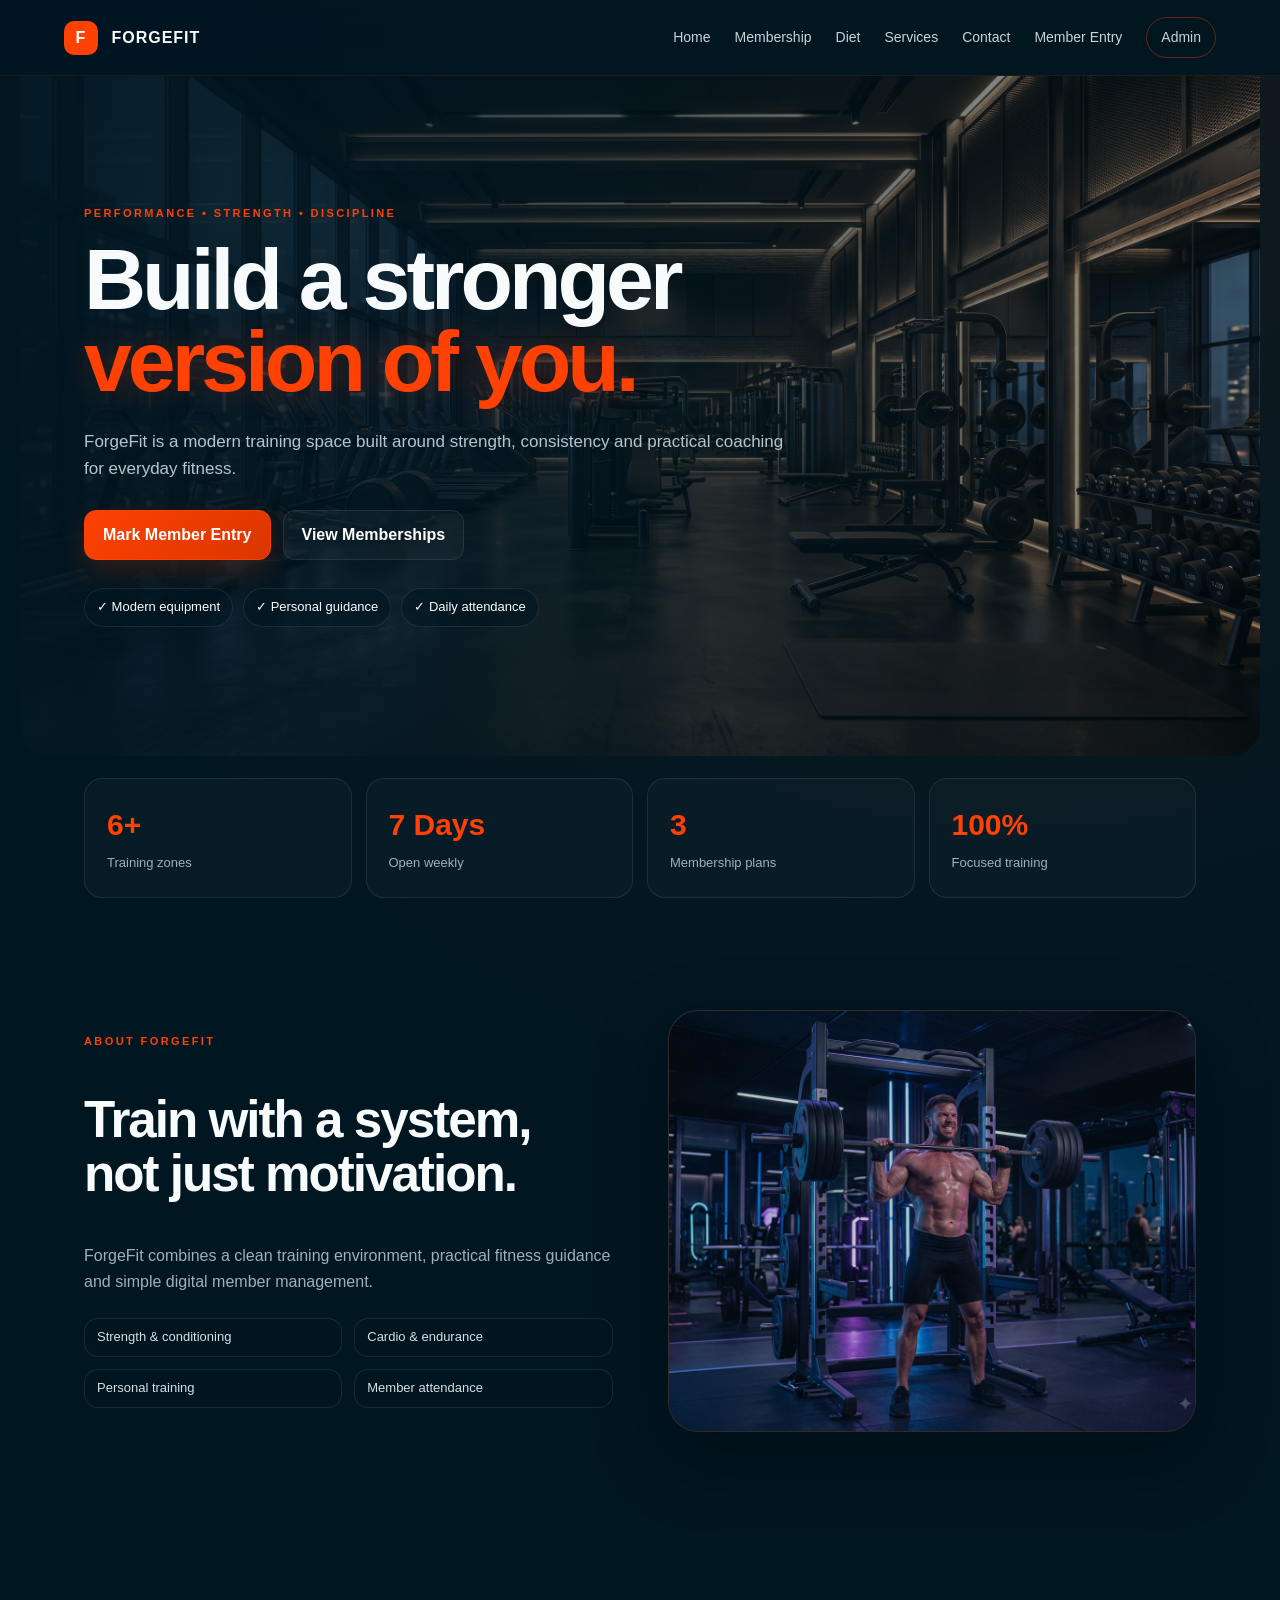
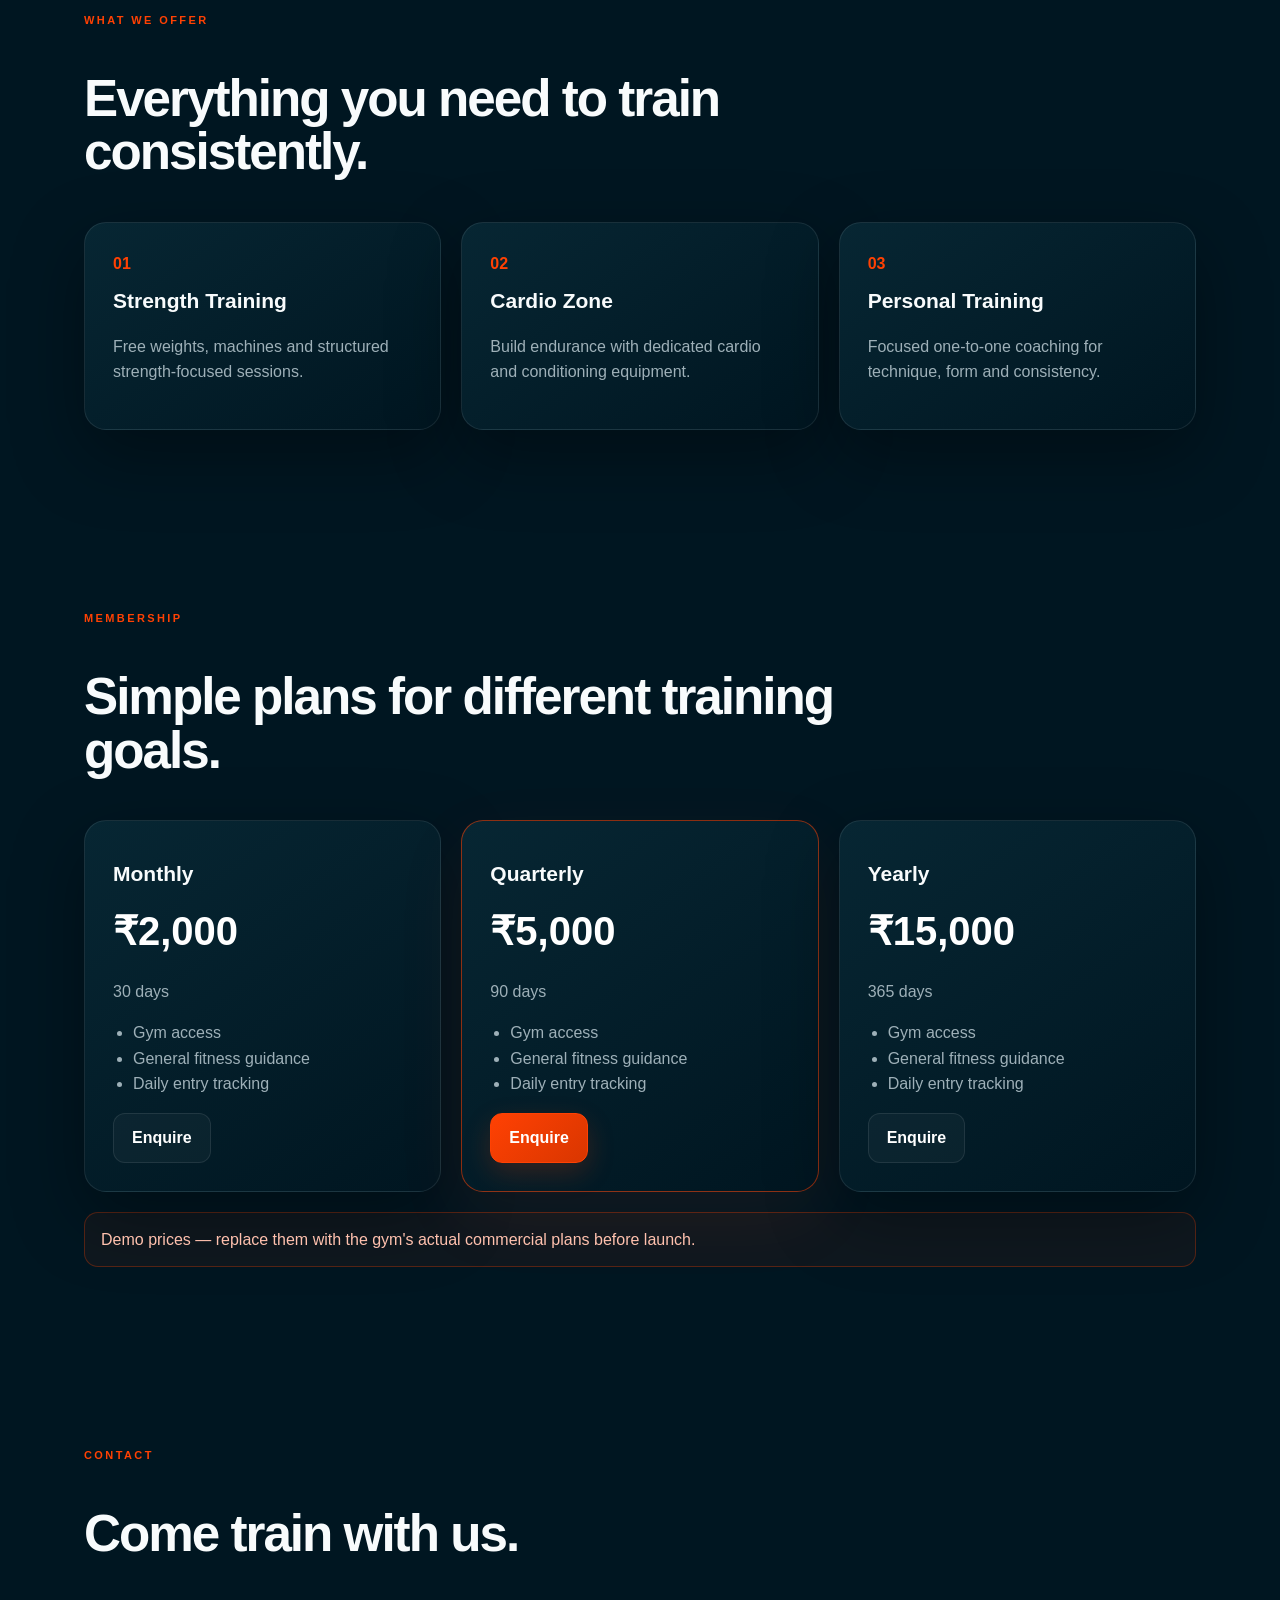
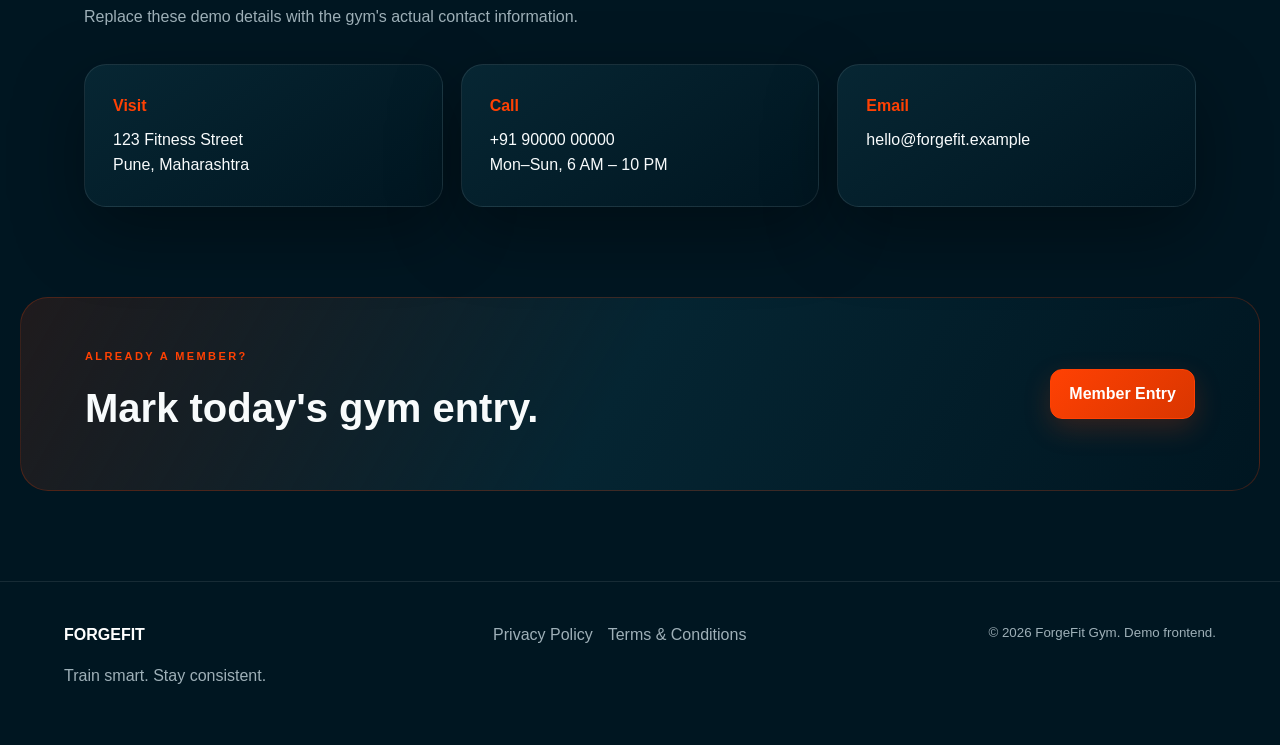
<file: index.html>
<!doctype html><html lang="en"><head><meta charset="utf-8"><meta name="viewport" content="width=device-width,initial-scale=1"><title>ForgeFit Gym | Train Beyond Limits</title><link rel="stylesheet" href="style.css"></head><body>
<header class="nav"><a class="brand" href="index.html"><span>F</span> FORGEFIT</a><button class="nav-toggle" type="button" aria-label="Open menu" aria-expanded="false">☰</button><nav><a href="index.html">Home</a><a href="index.html#membership">Membership</a><a href="diet.html">Diet</a><a href="services.html">Services</a><a href="index.html#contact">Contact</a><a href="member-entry.html">Member Entry</a><a class="nav-login" href="admin-login.html">Admin</a></nav></header><main>
<section class="hero" id="home"><div class="hero-copy"><p class="eyebrow">PERFORMANCE • STRENGTH • DISCIPLINE</p><h1>Build a stronger <span>version of you.</span></h1><p>ForgeFit is a modern training space built around strength, consistency and practical coaching for everyday fitness.</p><div class="actions"><a class="btn primary" href="member-entry.html">Mark Member Entry</a><a class="btn ghost" href="#membership">View Memberships</a></div><div class="hero-points"><span>✓ Modern equipment</span><span>✓ Personal guidance</span><span>✓ Daily attendance</span></div></div></section>
<section class="stats"><div><b>6+</b><span>Training zones</span></div><div><b>7 Days</b><span>Open weekly</span></div><div><b>3</b><span>Membership plans</span></div><div><b>100%</b><span>Focused training</span></div></section>
<section class="section" id="about"><div class="split"><div><p class="eyebrow">ABOUT FORGEFIT</p><h2>Train with a system, not just motivation.</h2><p class="muted">ForgeFit combines a clean training environment, practical fitness guidance and simple digital member management.</p><div class="mini-list"><span>Strength &amp; conditioning</span><span>Cardio &amp; endurance</span><span>Personal training</span><span>Member attendance</span></div></div><div class="visual-card"><img src="hero.jpeg" alt="Strength training"></div></div></section>
<section class="section" id="services"><div class="section-head"><p class="eyebrow">WHAT WE OFFER</p><h2>Everything you need to train consistently.</h2></div><div class="cards three"><article class="card"><div class="icon">01</div><h3>Strength Training</h3><p>Free weights, machines and structured strength-focused sessions.</p></article><article class="card"><div class="icon">02</div><h3>Cardio Zone</h3><p>Build endurance with dedicated cardio and conditioning equipment.</p></article><article class="card"><div class="icon">03</div><h3>Personal Training</h3><p>Focused one-to-one coaching for technique, form and consistency.</p></article></div></section>
<section class="section" id="membership"><div class="section-head"><p class="eyebrow">MEMBERSHIP</p><h2>Simple plans for different training goals.</h2></div><div class="cards three"><article class="price card"><h3>Monthly</h3><strong>₹2,000</strong><p>30 days</p><ul><li>Gym access</li><li>General fitness guidance</li><li>Daily entry tracking</li></ul><a class="btn ghost" href="#contact">Enquire</a></article><article class="price card featured"><h3>Quarterly</h3><strong>₹5,000</strong><p>90 days</p><ul><li>Gym access</li><li>General fitness guidance</li><li>Daily entry tracking</li></ul><a class="btn primary" href="#contact">Enquire</a></article><article class="price card"><h3>Yearly</h3><strong>₹15,000</strong><p>365 days</p><ul><li>Gym access</li><li>General fitness guidance</li><li>Daily entry tracking</li></ul><a class="btn ghost" href="#contact">Enquire</a></article></div><div class="notice">Demo prices — replace them with the gym's actual commercial plans before launch.</div></section>
<section class="section" id="contact"><div class="section-head"><p class="eyebrow">CONTACT</p><h2>Come train with us.</h2><p class="muted">Replace these demo details with the gym's actual contact information.</p></div><div class="contact-grid"><article class="card contact-card"><strong>Visit</strong><span>123 Fitness Street<br>Pune, Maharashtra</span></article><article class="card contact-card"><strong>Call</strong><span>+91 90000 00000<br>Mon–Sun, 6 AM – 10 PM</span></article><article class="card contact-card"><strong>Email</strong><span>hello@forgefit.example</span></article></div></section>
<section class="cta"><div><p class="eyebrow">ALREADY A MEMBER?</p><h2>Mark today's gym entry.</h2></div><a class="btn primary" href="member-entry.html">Member Entry</a></section>
</main><footer><div><strong>FORGEFIT</strong><p>Train smart. Stay consistent.</p></div><div><a href="privacy.html">Privacy Policy</a><a href="terms.html">Terms &amp; Conditions</a></div><small>© 2026 ForgeFit Gym. Demo frontend.</small></footer><script src="app.js" defer></script>
</body></html>
</file>
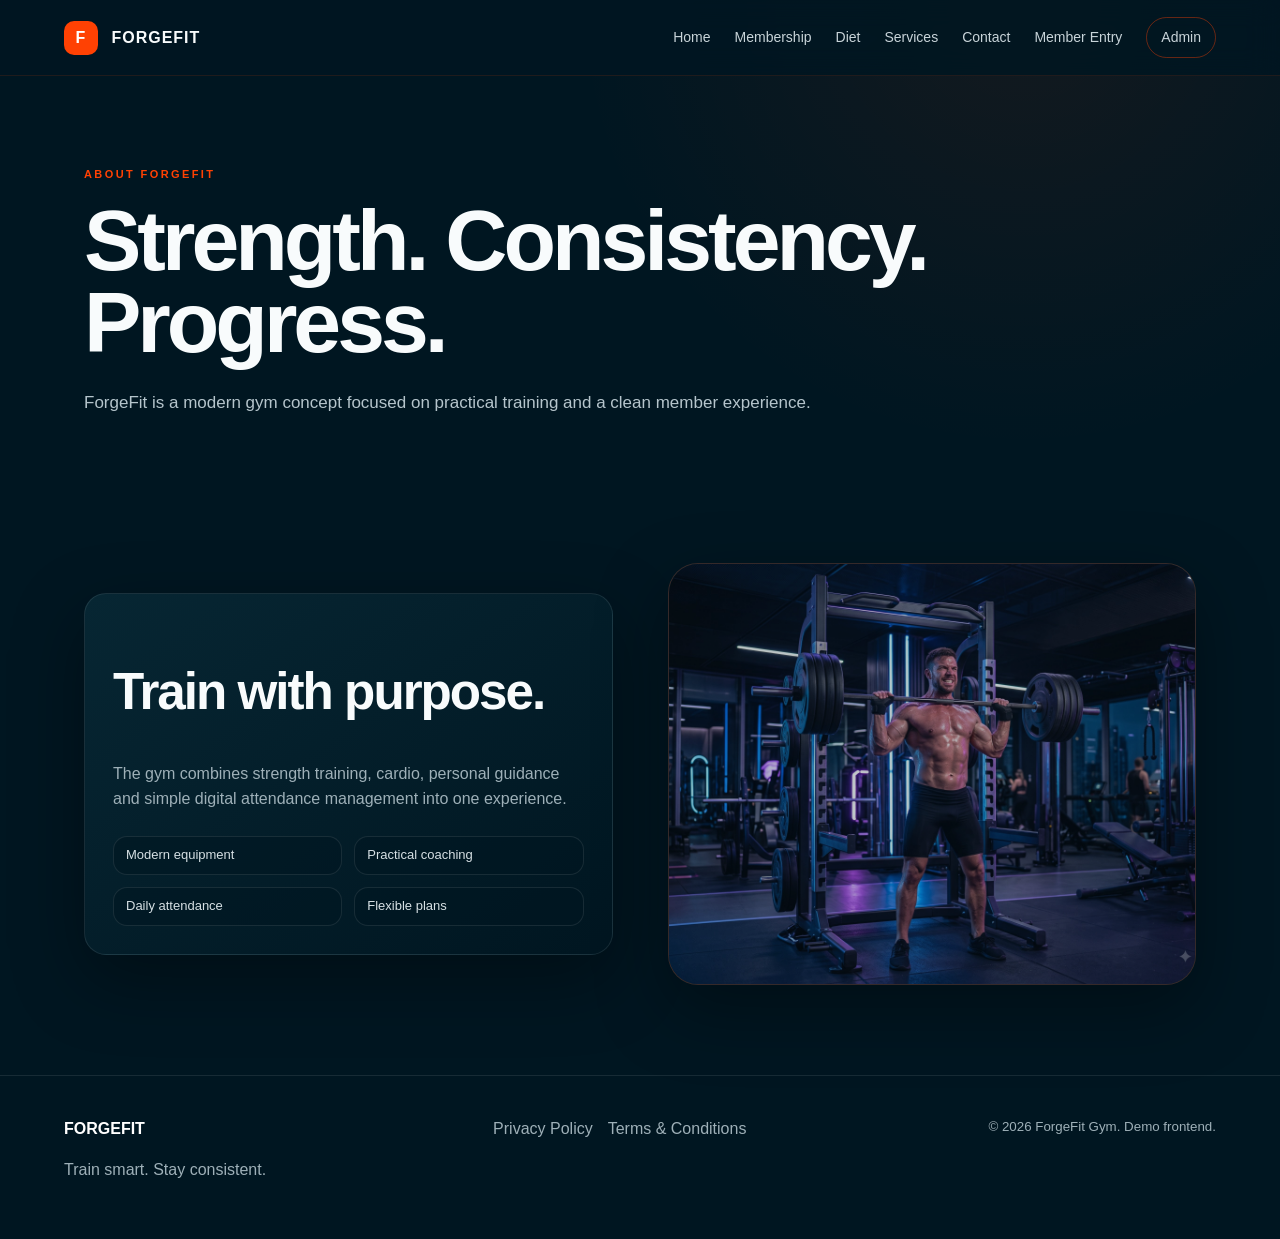
<file: about.html>
<!doctype html><html lang="en"><head><meta charset="utf-8"><meta name="viewport" content="width=device-width,initial-scale=1"><title>About ForgeFit</title><link rel="stylesheet" href="style.css"></head><body><header class="nav"><a class="brand" href="index.html"><span>F</span> FORGEFIT</a><button class="nav-toggle" type="button" aria-label="Open menu" aria-expanded="false">☰</button><nav><a href="index.html">Home</a><a href="index.html#membership">Membership</a><a href="diet.html">Diet</a><a href="services.html">Services</a><a href="index.html#contact">Contact</a><a href="member-entry.html">Member Entry</a><a class="nav-login" href="admin-login.html">Admin</a></nav></header><main><section class="page-hero"><p class="eyebrow">ABOUT FORGEFIT</p><h1>Strength. Consistency. Progress.</h1><p>ForgeFit is a modern gym concept focused on practical training and a clean member experience.</p></section><section class="section"><div class="split"><div class="card"><h2>Train with purpose.</h2><p class="muted">The gym combines strength training, cardio, personal guidance and simple digital attendance management into one experience.</p><div class="mini-list"><span>Modern equipment</span><span>Practical coaching</span><span>Daily attendance</span><span>Flexible plans</span></div></div><div class="visual-card"><img src="hero.jpeg" alt="ForgeFit gym"></div></div></section>
</main><footer><div><strong>FORGEFIT</strong><p>Train smart. Stay consistent.</p></div><div><a href="privacy.html">Privacy Policy</a><a href="terms.html">Terms &amp; Conditions</a></div><small>© 2026 ForgeFit Gym. Demo frontend.</small></footer><script src="app.js" defer></script></body></html>
</file>
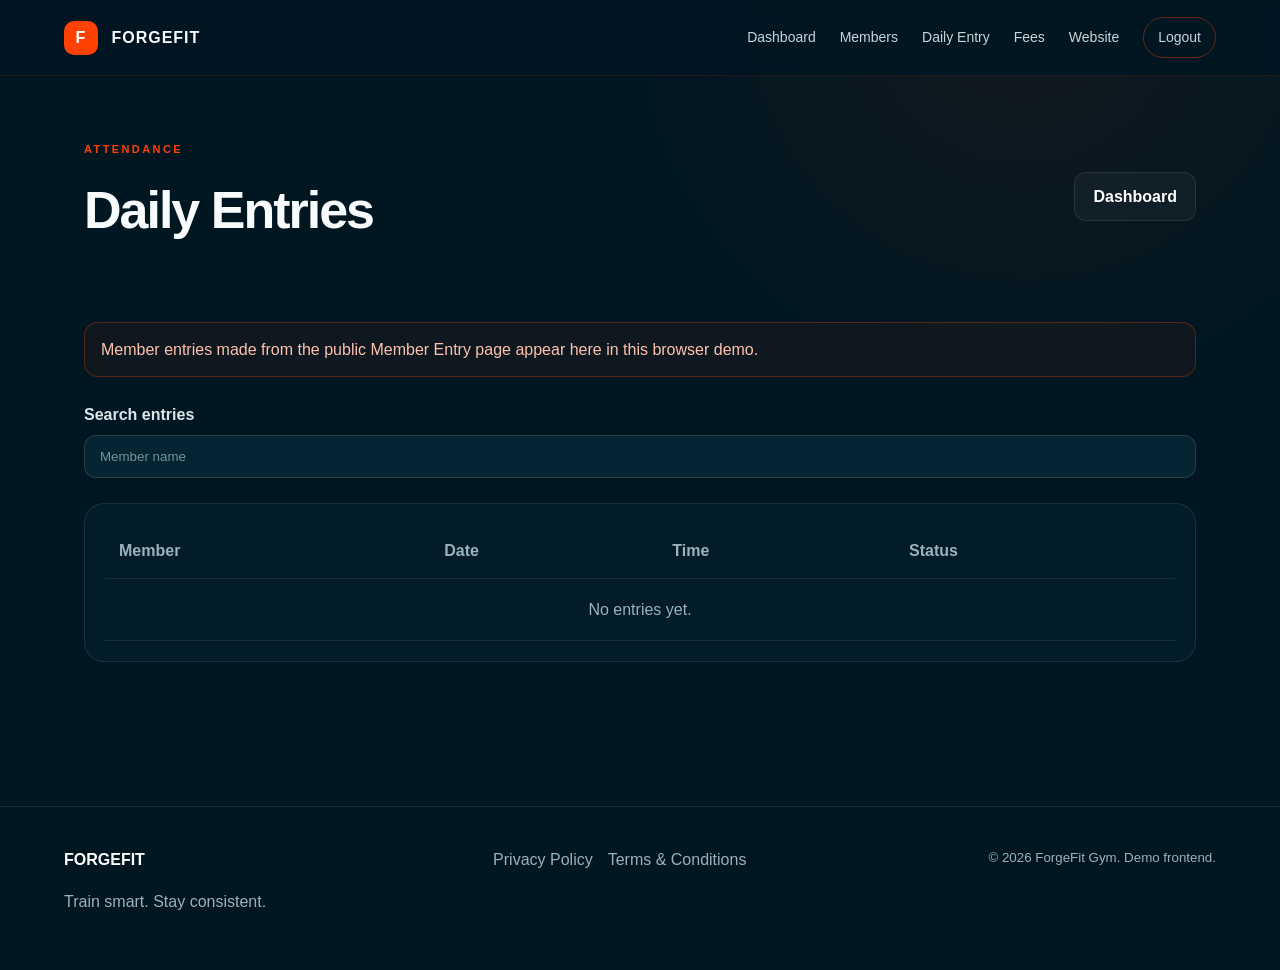
<file: admin-attendance.html>
<!doctype html><html lang="en"><head><meta charset="utf-8"><meta name="viewport" content="width=device-width,initial-scale=1"><title>Attendance | ForgeFit</title><link rel="stylesheet" href="style.css"><link rel="stylesheet" href="admin.css"></head><body class="admin-page"><header class="nav"><a class="brand" href="index.html"><span>F</span> FORGEFIT</a><button class="nav-toggle" type="button" aria-label="Open menu" aria-expanded="false">☰</button><nav><a href="admin-dashboard.html">Dashboard</a><a href="admin-members.html">Members</a><a href="admin-attendance.html">Daily Entry</a><a href="admin-fees.html">Fees</a><a href="index.html">Website</a><a class="nav-login logout" href="index.html">Logout</a></nav></header><main><section class="admin-head"><div><p class="eyebrow">ATTENDANCE</p><h1>Daily Entries</h1></div><a class="btn ghost" href="admin-dashboard.html">Dashboard</a></section><section class="section admin-section"><div class="notice">Member entries made from the public Member Entry page appear here in this browser demo.</div><div class="search"><label>Search entries<input id="attendance-filter" placeholder="Member name"></label></div><div class="table-wrap"><table><thead><tr><th>Member</th><th>Date</th><th>Time</th><th>Status</th></tr></thead><tbody id="attendance-body"></tbody></table></div></section></main><footer><div><strong>FORGEFIT</strong><p>Train smart. Stay consistent.</p></div><div><a href="privacy.html">Privacy Policy</a><a href="terms.html">Terms &amp; Conditions</a></div><small>© 2026 ForgeFit Gym. Demo frontend.</small></footer><script src="app.js" defer></script></body></html>
</file>
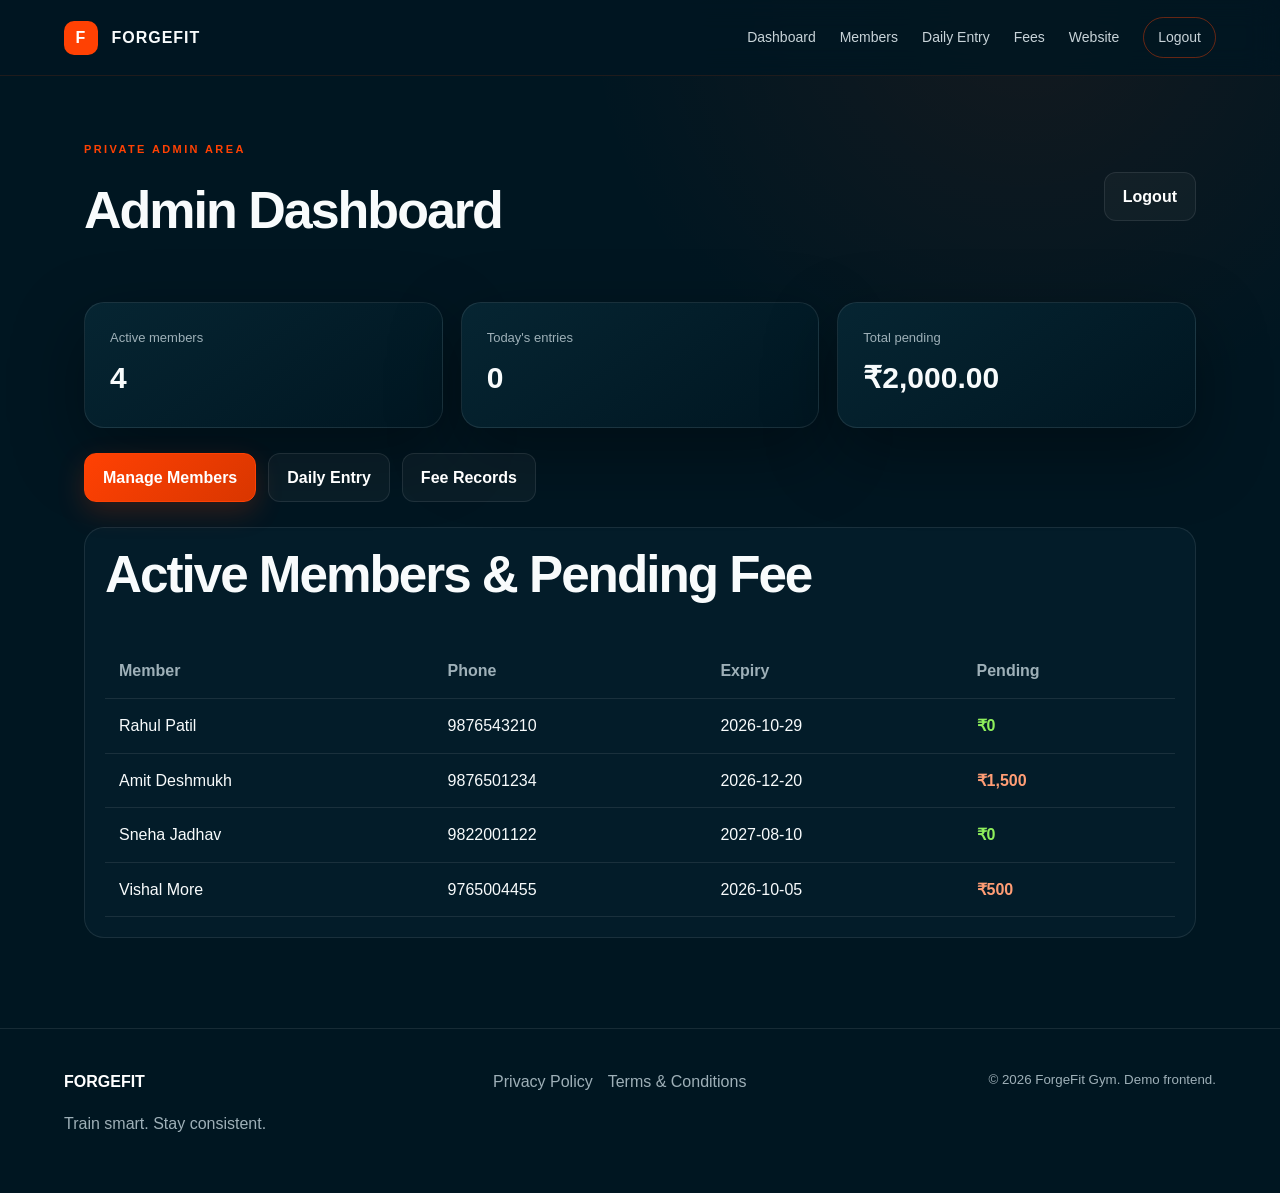
<file: admin-dashboard.html>
<!doctype html><html lang="en"><head><meta charset="utf-8"><meta name="viewport" content="width=device-width,initial-scale=1"><title>Dashboard | ForgeFit</title><link rel="stylesheet" href="style.css"><link rel="stylesheet" href="admin.css"></head><body class="admin-page"><header class="nav"><a class="brand" href="index.html"><span>F</span> FORGEFIT</a><button class="nav-toggle" type="button" aria-label="Open menu" aria-expanded="false">☰</button><nav><a href="admin-dashboard.html">Dashboard</a><a href="admin-members.html">Members</a><a href="admin-attendance.html">Daily Entry</a><a href="admin-fees.html">Fees</a><a href="index.html">Website</a><a class="nav-login logout" href="index.html">Logout</a></nav></header><main><section class="admin-head"><div><p class="eyebrow">PRIVATE ADMIN AREA</p><h1>Admin Dashboard</h1></div><a class="btn ghost logout" href="index.html">Logout</a></section><section class="section admin-section"><div class="admin-grid"><div class="metric"><span>Active members</span><b id="active-count">0</b></div><div class="metric"><span>Today's entries</span><b id="today-count">0</b></div><div class="metric"><span>Total pending</span><b id="pending-total">₹0.00</b></div></div><div class="admin-actions"><a class="btn primary" href="admin-members.html">Manage Members</a><a class="btn ghost" href="admin-attendance.html">Daily Entry</a><a class="btn ghost" href="admin-fees.html">Fee Records</a></div><div class="table-wrap"><h2>Active Members &amp; Pending Fee</h2><table><thead><tr><th>Member</th><th>Phone</th><th>Expiry</th><th>Pending</th></tr></thead><tbody id="dashboard-body"></tbody></table></div></section></main><footer><div><strong>FORGEFIT</strong><p>Train smart. Stay consistent.</p></div><div><a href="privacy.html">Privacy Policy</a><a href="terms.html">Terms &amp; Conditions</a></div><small>© 2026 ForgeFit Gym. Demo frontend.</small></footer><script src="app.js" defer></script></body></html>
</file>
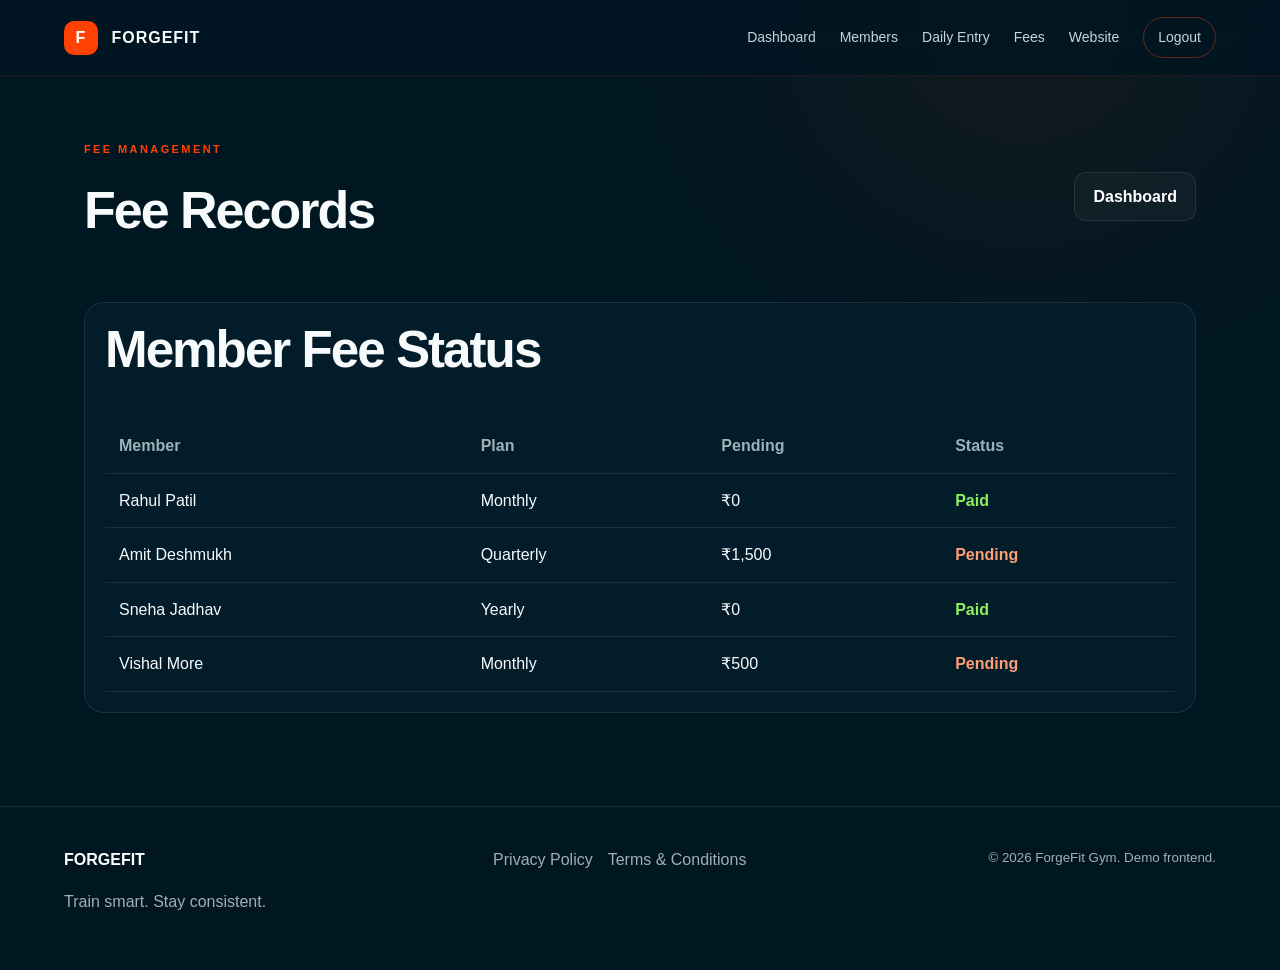
<file: admin-fees.html>
<!doctype html><html lang="en"><head><meta charset="utf-8"><meta name="viewport" content="width=device-width,initial-scale=1"><title>Fees | ForgeFit</title><link rel="stylesheet" href="style.css"><link rel="stylesheet" href="admin.css"></head><body class="admin-page"><header class="nav"><a class="brand" href="index.html"><span>F</span> FORGEFIT</a><button class="nav-toggle" type="button" aria-label="Open menu" aria-expanded="false">☰</button><nav><a href="admin-dashboard.html">Dashboard</a><a href="admin-members.html">Members</a><a href="admin-attendance.html">Daily Entry</a><a href="admin-fees.html">Fees</a><a href="index.html">Website</a><a class="nav-login logout" href="index.html">Logout</a></nav></header><main><section class="admin-head"><div><p class="eyebrow">FEE MANAGEMENT</p><h1>Fee Records</h1></div><a class="btn ghost" href="admin-dashboard.html">Dashboard</a></section><section class="section admin-section"><div class="table-wrap"><h2>Member Fee Status</h2><table><thead><tr><th>Member</th><th>Plan</th><th>Pending</th><th>Status</th></tr></thead><tbody id="fees-body"></tbody></table></div></section></main><footer><div><strong>FORGEFIT</strong><p>Train smart. Stay consistent.</p></div><div><a href="privacy.html">Privacy Policy</a><a href="terms.html">Terms &amp; Conditions</a></div><small>© 2026 ForgeFit Gym. Demo frontend.</small></footer><script src="app.js" defer></script></body></html>
</file>
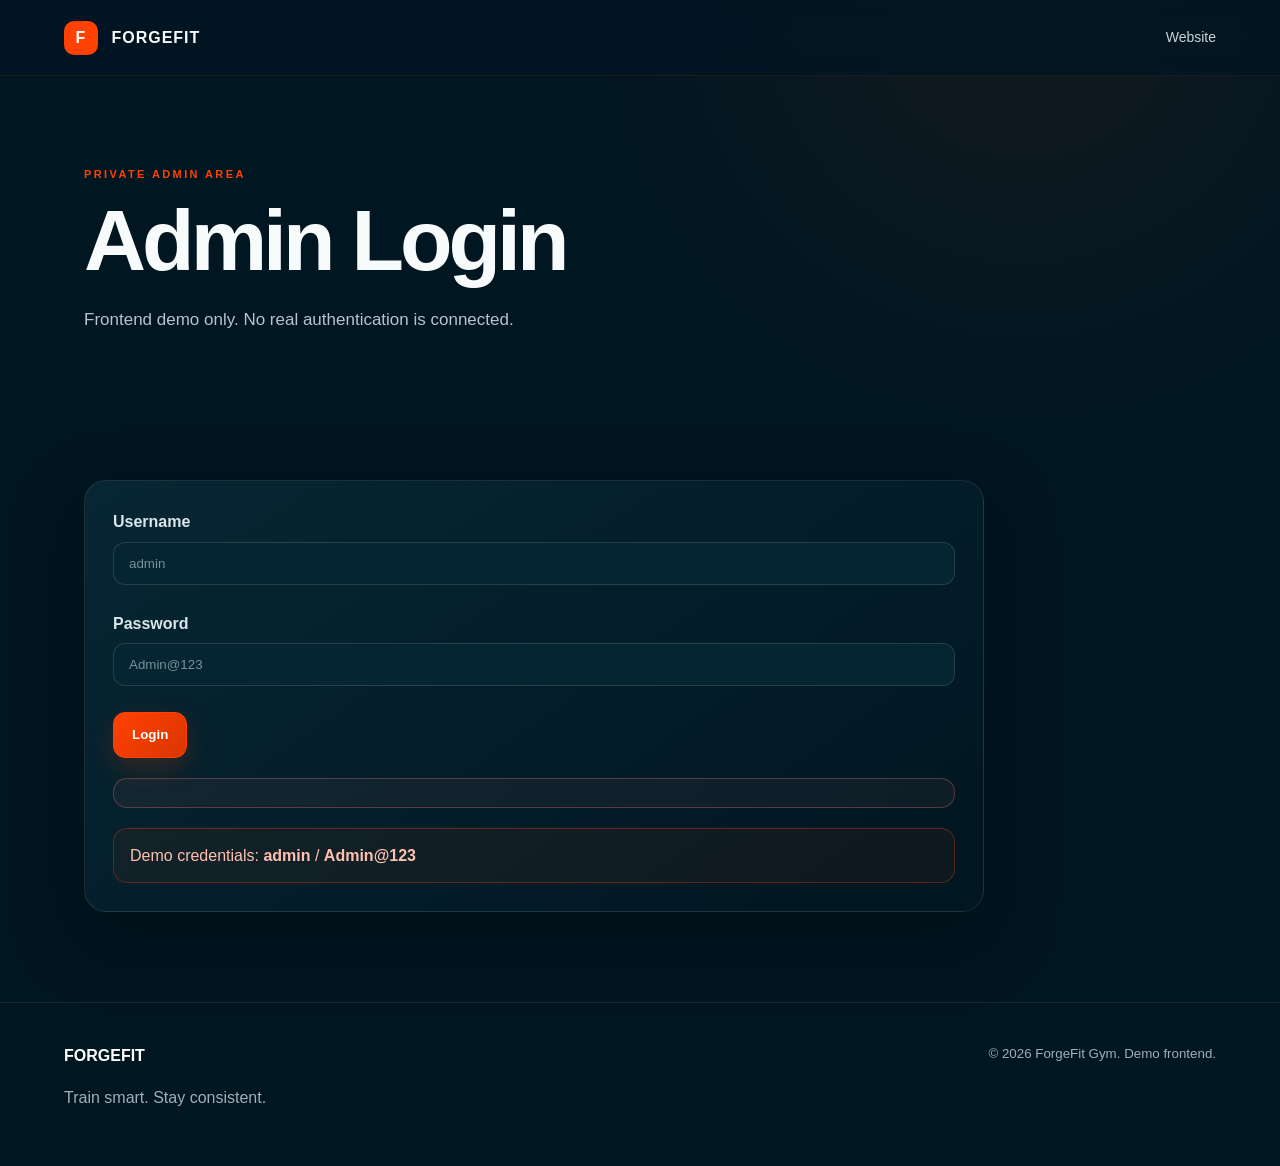
<file: admin-login.html>
<!doctype html><html lang="en"><head><meta charset="utf-8"><meta name="viewport" content="width=device-width,initial-scale=1"><title>Admin Login | ForgeFit</title><link rel="stylesheet" href="style.css"><link rel="stylesheet" href="admin.css"></head><body class="admin-page"><header class="nav"><a class="brand" href="index.html"><span>F</span> FORGEFIT</a><nav><a href="index.html">Website</a></nav></header><main><section class="page-hero"><p class="eyebrow">PRIVATE ADMIN AREA</p><h1>Admin Login</h1><p>Frontend demo only. No real authentication is connected.</p></section><section class="section"><div class="card admin-form"><form id="admin-login-form"><label>Username<input id="admin-user" required placeholder="admin"></label><br><label>Password<input id="admin-pass" type="password" required placeholder="Admin@123"></label><br><button class="btn primary" type="submit">Login</button><p id="login-msg" class="error"></p><div class="notice">Demo credentials: <b>admin</b> / <b>Admin@123</b></div></form></div></section></main><footer><div><strong>FORGEFIT</strong><p>Train smart. Stay consistent.</p></div><small>© 2026 ForgeFit Gym. Demo frontend.</small></footer><script src="app.js" defer></script></body></html>
</file>
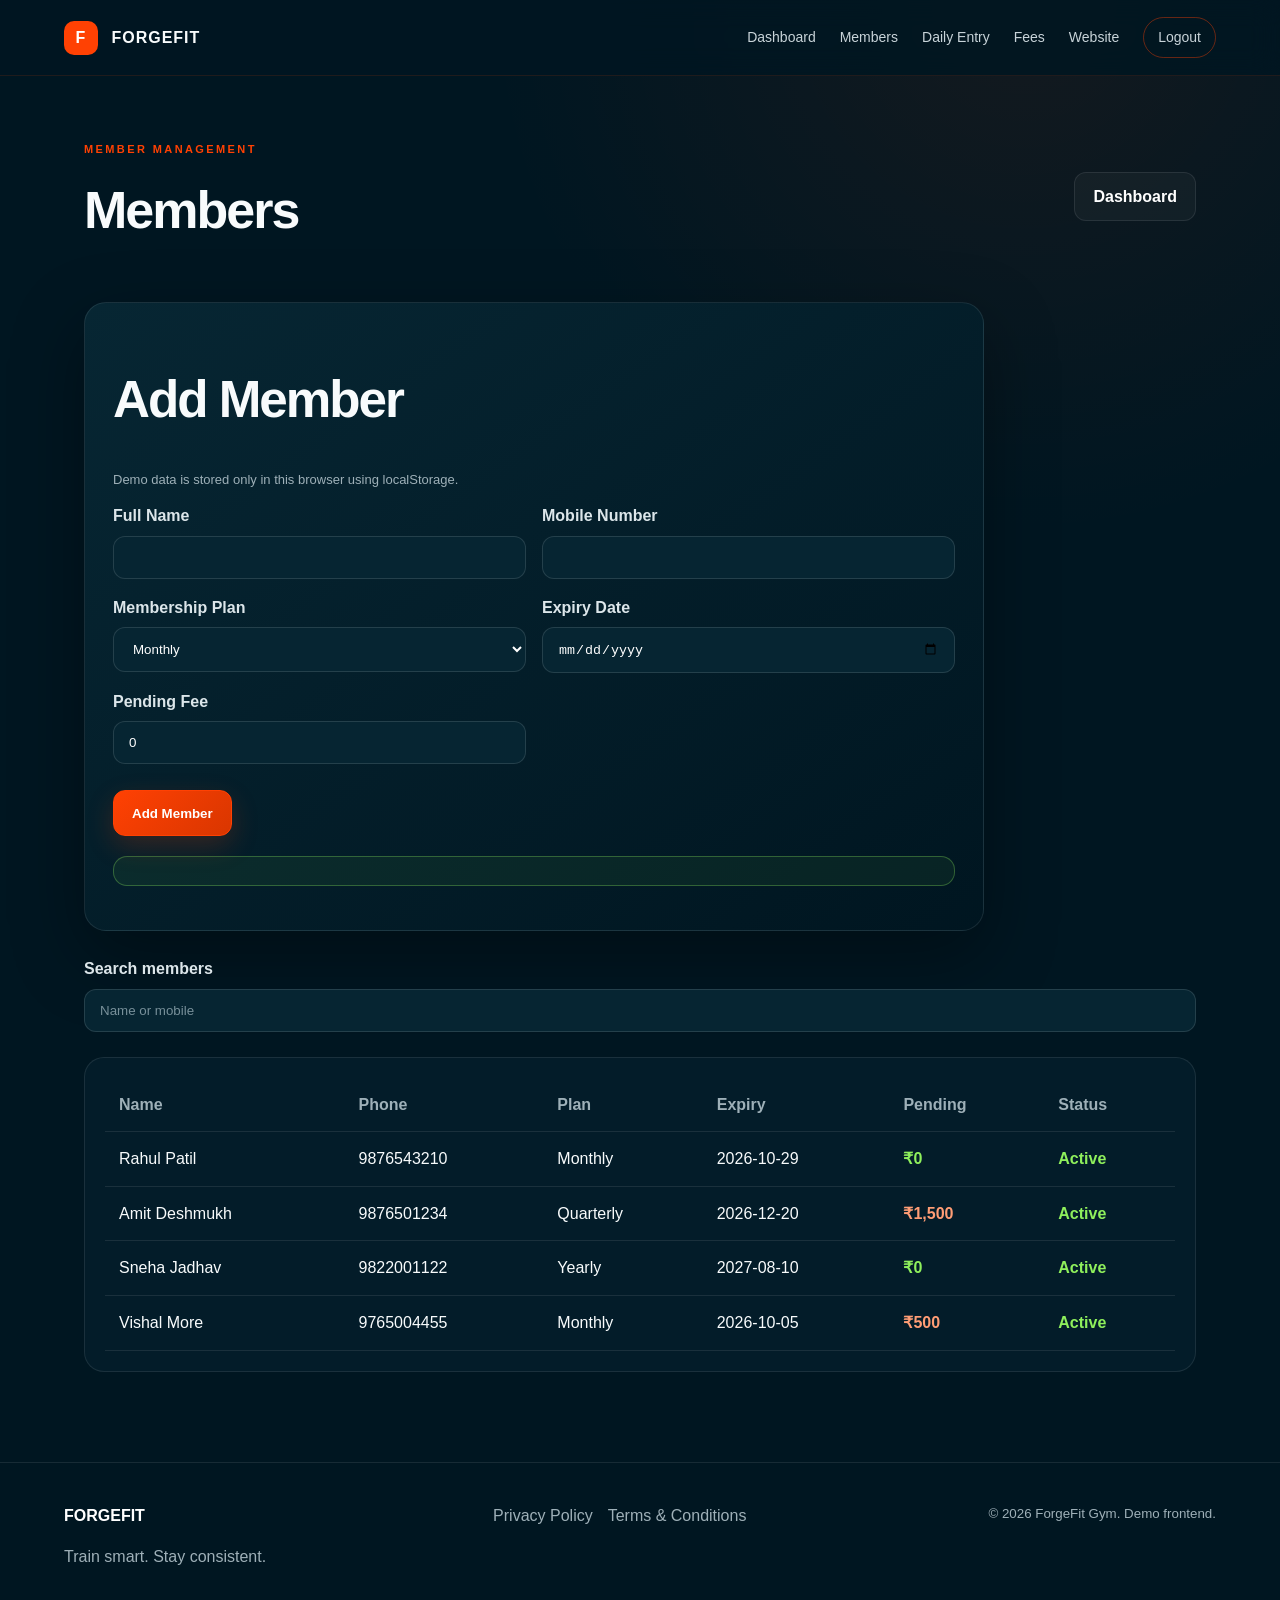
<file: admin-members.html>
<!doctype html><html lang="en"><head><meta charset="utf-8"><meta name="viewport" content="width=device-width,initial-scale=1"><title>Members | ForgeFit</title><link rel="stylesheet" href="style.css"><link rel="stylesheet" href="admin.css"></head><body class="admin-page"><header class="nav"><a class="brand" href="index.html"><span>F</span> FORGEFIT</a><button class="nav-toggle" type="button" aria-label="Open menu" aria-expanded="false">☰</button><nav><a href="admin-dashboard.html">Dashboard</a><a href="admin-members.html">Members</a><a href="admin-attendance.html">Daily Entry</a><a href="admin-fees.html">Fees</a><a href="index.html">Website</a><a class="nav-login logout" href="index.html">Logout</a></nav></header><main><section class="admin-head"><div><p class="eyebrow">MEMBER MANAGEMENT</p><h1>Members</h1></div><a class="btn ghost" href="admin-dashboard.html">Dashboard</a></section><section class="section admin-section"><div class="card admin-form"><h2>Add Member</h2><p class="admin-note">Demo data is stored only in this browser using localStorage.</p><form id="add-member-form"><div class="admin-form-grid"><label>Full Name<input name="name" required></label><label>Mobile Number<input name="phone" pattern="[6-9][0-9]{9}" maxlength="10" required></label><label>Membership Plan<select name="plan"><option>Monthly</option><option>Quarterly</option><option>Yearly</option></select></label><label>Expiry Date<input name="expiry" type="date" required></label><label>Pending Fee<input name="pending" type="number" min="0" value="0"></label></div><br><button class="btn primary">Add Member</button><p id="member-msg" class="success"></p></form></div><div class="search"><label>Search members<input id="member-filter" placeholder="Name or mobile"></label></div><div class="table-wrap"><table><thead><tr><th>Name</th><th>Phone</th><th>Plan</th><th>Expiry</th><th>Pending</th><th>Status</th></tr></thead><tbody id="members-body"></tbody></table></div></section></main><footer><div><strong>FORGEFIT</strong><p>Train smart. Stay consistent.</p></div><div><a href="privacy.html">Privacy Policy</a><a href="terms.html">Terms &amp; Conditions</a></div><small>© 2026 ForgeFit Gym. Demo frontend.</small></footer><script src="app.js" defer></script></body></html>
</file>
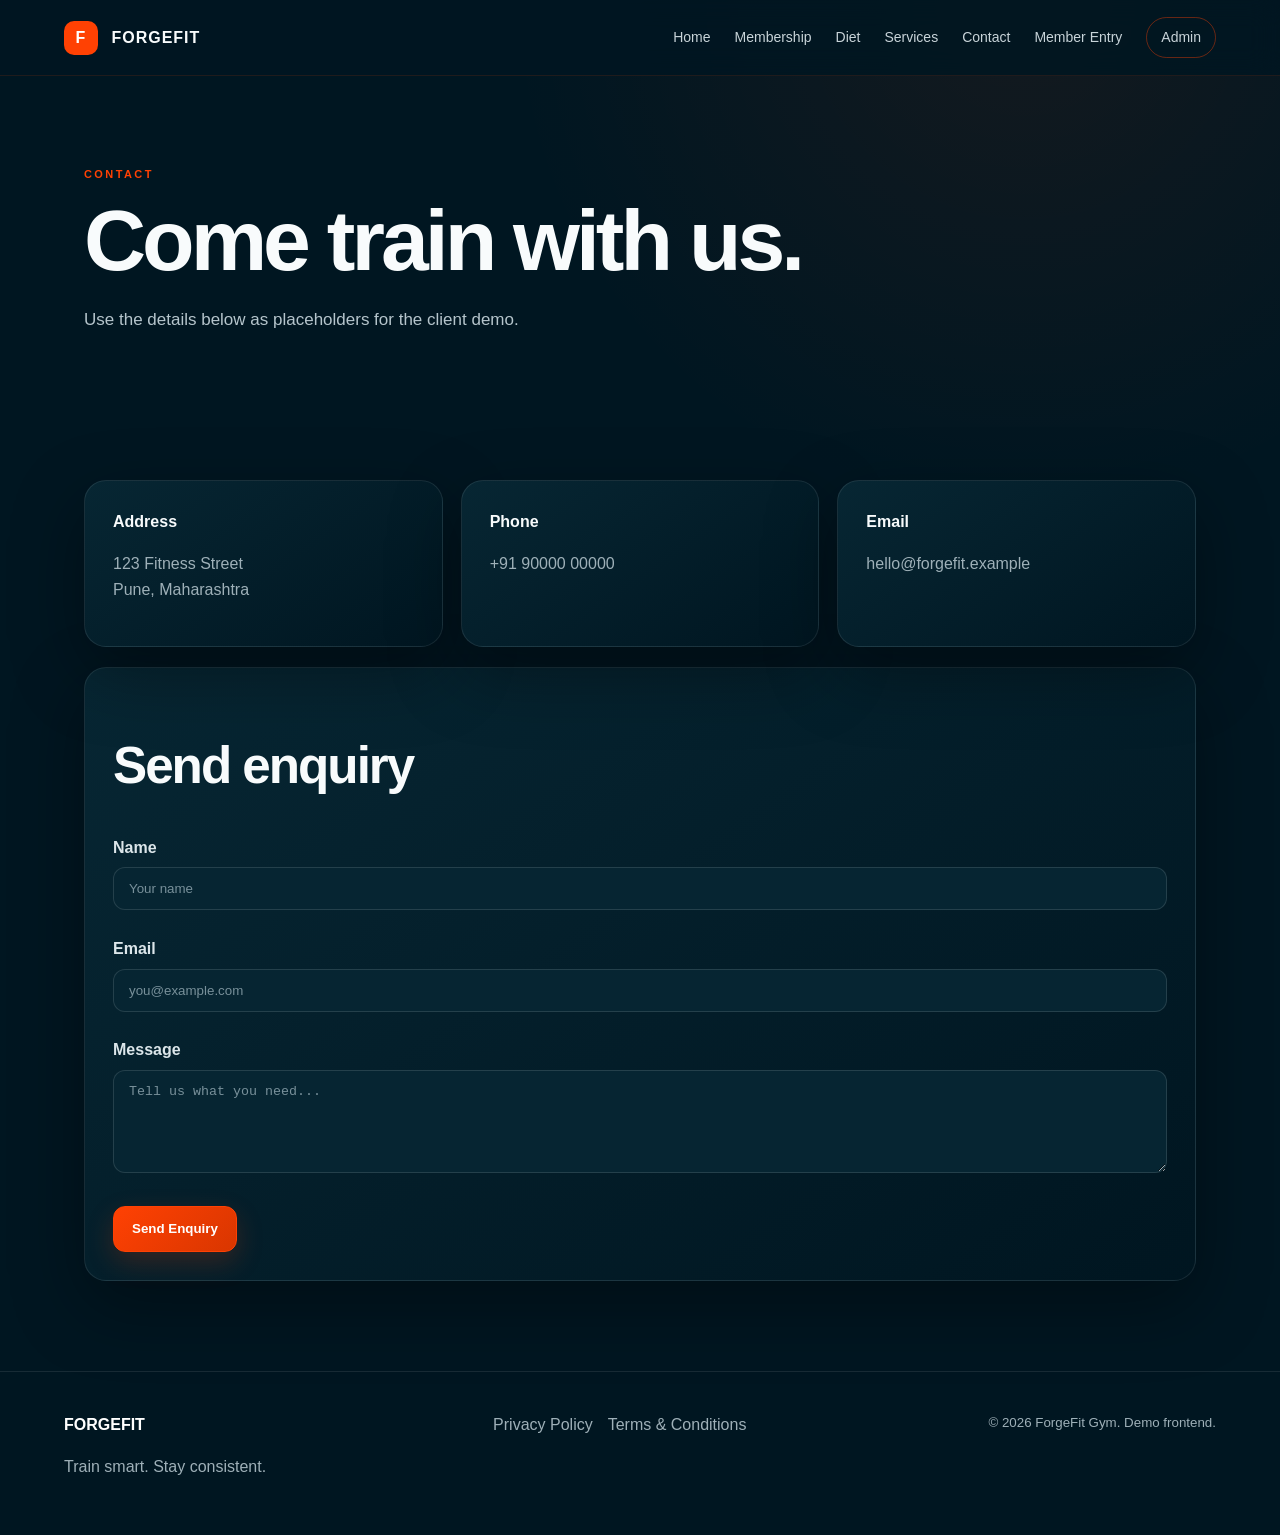
<file: contact.html>
<!doctype html><html lang="en"><head><meta charset="utf-8"><meta name="viewport" content="width=device-width,initial-scale=1"><title>Contact ForgeFit</title><link rel="stylesheet" href="style.css"></head><body><header class="nav"><a class="brand" href="index.html"><span>F</span> FORGEFIT</a><button class="nav-toggle" type="button" aria-label="Open menu" aria-expanded="false">☰</button><nav><a href="index.html">Home</a><a href="index.html#membership">Membership</a><a href="diet.html">Diet</a><a href="services.html">Services</a><a href="index.html#contact">Contact</a><a href="member-entry.html">Member Entry</a><a class="nav-login" href="admin-login.html">Admin</a></nav></header><main><section class="page-hero"><p class="eyebrow">CONTACT</p><h1>Come train with us.</h1><p>Use the details below as placeholders for the client demo.</p></section><section class="section"><div class="contact-grid"><article class="card"><strong>Address</strong><p>123 Fitness Street<br>Pune, Maharashtra</p></article><article class="card"><strong>Phone</strong><p>+91 90000 00000</p></article><article class="card"><strong>Email</strong><p>hello@forgefit.example</p></article></div><div class="card" style="margin-top:20px"><h2>Send enquiry</h2><form onsubmit="event.preventDefault();alert('Demo enquiry submitted successfully.');this.reset()"><label>Name<input required placeholder="Your name"></label><br><label>Email<input type="email" required placeholder="you@example.com"></label><br><label>Message<textarea rows="5" placeholder="Tell us what you need..."></textarea></label><br><button class="btn primary" type="submit">Send Enquiry</button></form></div></section>
</main><footer><div><strong>FORGEFIT</strong><p>Train smart. Stay consistent.</p></div><div><a href="privacy.html">Privacy Policy</a><a href="terms.html">Terms &amp; Conditions</a></div><small>© 2026 ForgeFit Gym. Demo frontend.</small></footer><script src="app.js" defer></script></body></html>
</file>
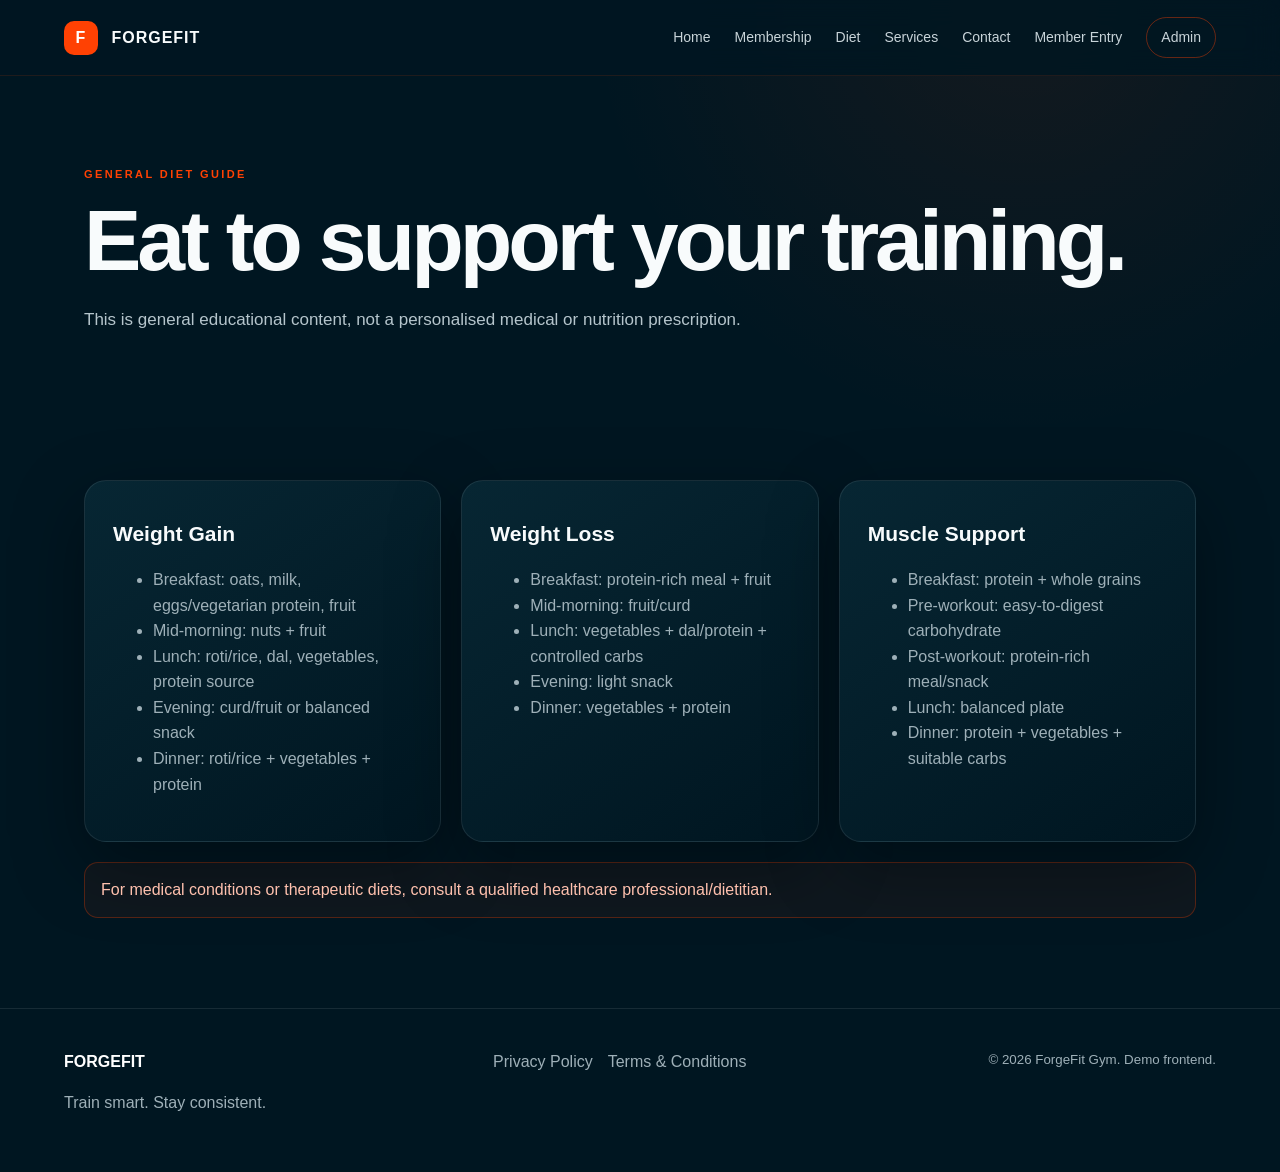
<file: diet.html>
<!doctype html><html lang="en"><head><meta charset="utf-8"><meta name="viewport" content="width=device-width,initial-scale=1"><title>Diet Chart | ForgeFit</title><link rel="stylesheet" href="style.css"></head><body><header class="nav"><a class="brand" href="index.html"><span>F</span> FORGEFIT</a><button class="nav-toggle" type="button" aria-label="Open menu" aria-expanded="false">☰</button><nav><a href="index.html">Home</a><a href="index.html#membership">Membership</a><a href="diet.html">Diet</a><a href="services.html">Services</a><a href="index.html#contact">Contact</a><a href="member-entry.html">Member Entry</a><a class="nav-login" href="admin-login.html">Admin</a></nav></header><main><section class="page-hero"><p class="eyebrow">GENERAL DIET GUIDE</p><h1>Eat to support your training.</h1><p>This is general educational content, not a personalised medical or nutrition prescription.</p></section><section class="section"><div class="diet-grid"><article class="card"><h3>Weight Gain</h3><ul><li>Breakfast: oats, milk, eggs/vegetarian protein, fruit</li><li>Mid-morning: nuts + fruit</li><li>Lunch: roti/rice, dal, vegetables, protein source</li><li>Evening: curd/fruit or balanced snack</li><li>Dinner: roti/rice + vegetables + protein</li></ul></article><article class="card"><h3>Weight Loss</h3><ul><li>Breakfast: protein-rich meal + fruit</li><li>Mid-morning: fruit/curd</li><li>Lunch: vegetables + dal/protein + controlled carbs</li><li>Evening: light snack</li><li>Dinner: vegetables + protein</li></ul></article><article class="card"><h3>Muscle Support</h3><ul><li>Breakfast: protein + whole grains</li><li>Pre-workout: easy-to-digest carbohydrate</li><li>Post-workout: protein-rich meal/snack</li><li>Lunch: balanced plate</li><li>Dinner: protein + vegetables + suitable carbs</li></ul></article></div><div class="notice">For medical conditions or therapeutic diets, consult a qualified healthcare professional/dietitian.</div></section>
</main><footer><div><strong>FORGEFIT</strong><p>Train smart. Stay consistent.</p></div><div><a href="privacy.html">Privacy Policy</a><a href="terms.html">Terms &amp; Conditions</a></div><small>© 2026 ForgeFit Gym. Demo frontend.</small></footer><script src="app.js" defer></script></body></html>
</file>
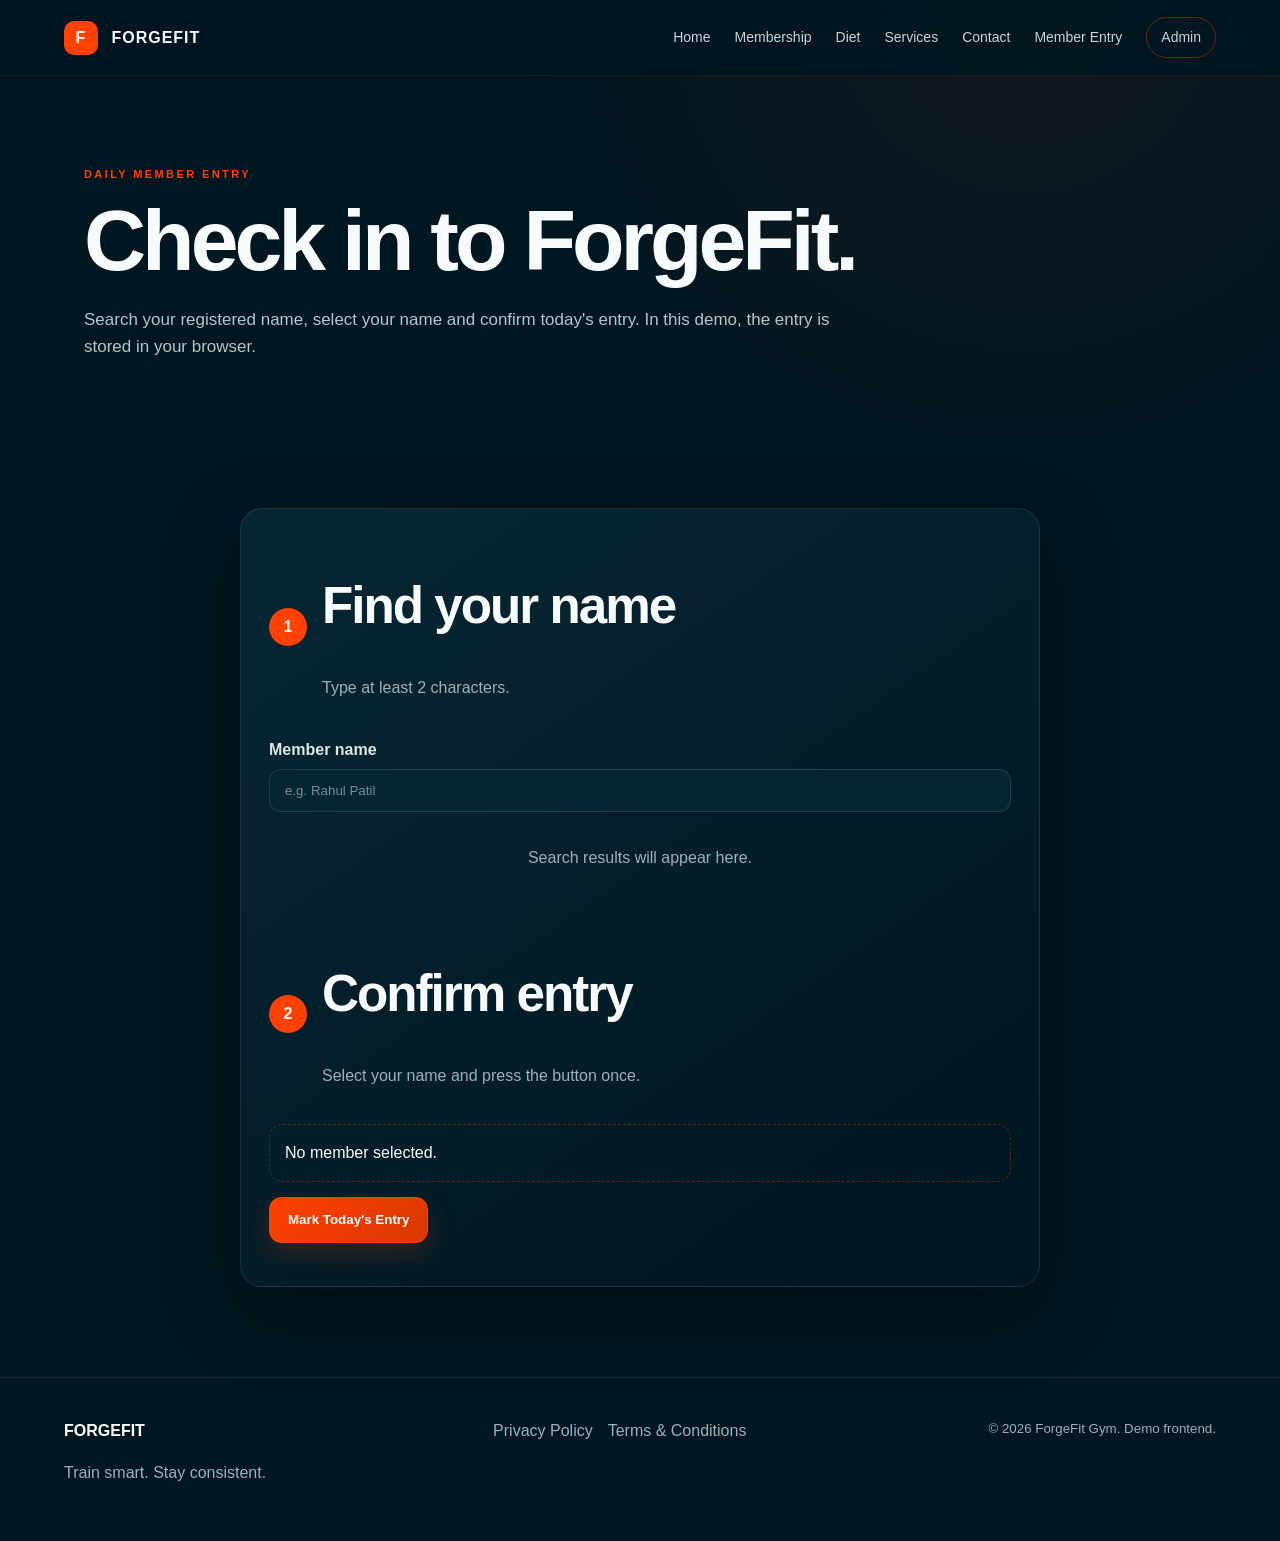
<file: member-entry.html>
<!doctype html><html lang="en"><head><meta charset="utf-8"><meta name="viewport" content="width=device-width,initial-scale=1"><title>Member Entry | ForgeFit</title><link rel="stylesheet" href="style.css"></head><body><header class="nav"><a class="brand" href="index.html"><span>F</span> FORGEFIT</a><button class="nav-toggle" type="button" aria-label="Open menu" aria-expanded="false">☰</button><nav><a href="index.html">Home</a><a href="index.html#membership">Membership</a><a href="diet.html">Diet</a><a href="services.html">Services</a><a href="index.html#contact">Contact</a><a href="member-entry.html">Member Entry</a><a class="nav-login" href="admin-login.html">Admin</a></nav></header><main>
<section class="page-hero"><p class="eyebrow">DAILY MEMBER ENTRY</p><h1>Check in to ForgeFit.</h1><p>Search your registered name, select your name and confirm today's entry. In this demo, the entry is stored in your browser.</p></section><section class="section"><div class="entry-shell card"><div class="entry-step"><span class="step-number">1</span><div><h2>Find your name</h2><p class="muted">Type at least 2 characters.</p></div></div><label>Member name<input id="member-search" type="search" maxlength="80" autocomplete="off" placeholder="e.g. Rahul Patil"></label><div id="member-results" class="member-results"><div class="empty">Search results will appear here.</div></div><div class="entry-step entry-confirm-step"><span class="step-number">2</span><div><h2>Confirm entry</h2><p class="muted">Select your name and press the button once.</p></div></div><form id="member-entry-form"><input type="hidden" id="selected-member-id"><div id="selected-member" class="selected-member">No member selected.</div><button class="btn primary" type="submit" id="entry-submit" disabled>Mark Today's Entry</button><div id="entry-message" style="margin-top:15px"></div></form></div></section>
</main><footer><div><strong>FORGEFIT</strong><p>Train smart. Stay consistent.</p></div><div><a href="privacy.html">Privacy Policy</a><a href="terms.html">Terms &amp; Conditions</a></div><small>© 2026 ForgeFit Gym. Demo frontend.</small></footer><script src="app.js" defer></script></body></html>
</file>
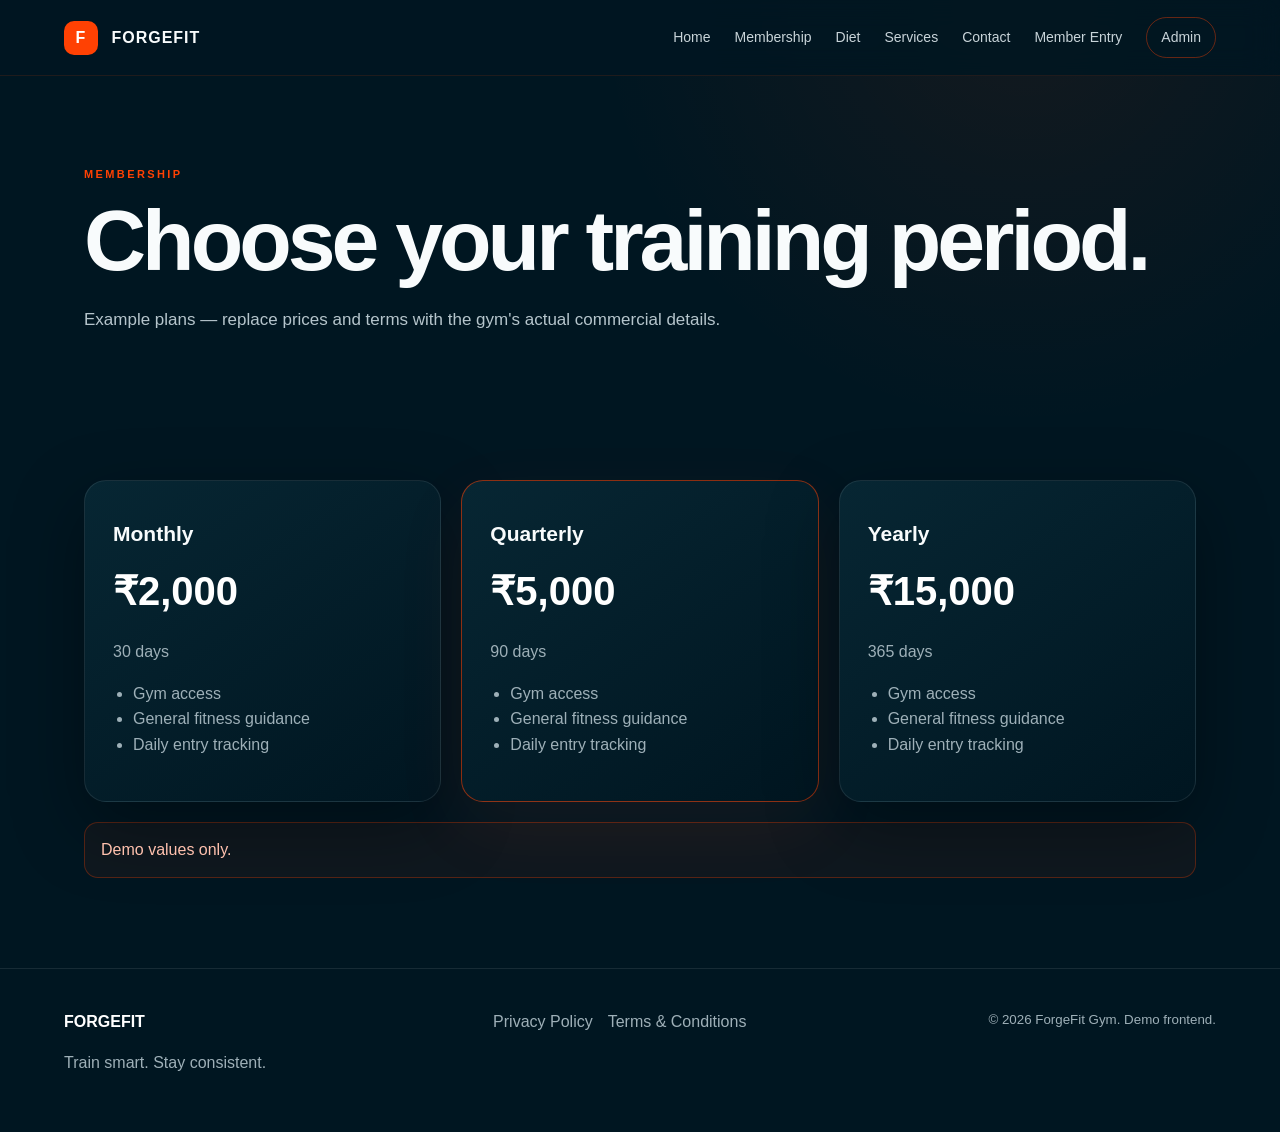
<file: membership.html>
<!doctype html><html lang="en"><head><meta charset="utf-8"><meta name="viewport" content="width=device-width,initial-scale=1"><title>Membership Plans | ForgeFit</title><link rel="stylesheet" href="style.css"></head><body><header class="nav"><a class="brand" href="index.html"><span>F</span> FORGEFIT</a><button class="nav-toggle" type="button" aria-label="Open menu" aria-expanded="false">☰</button><nav><a href="index.html">Home</a><a href="index.html#membership">Membership</a><a href="diet.html">Diet</a><a href="services.html">Services</a><a href="index.html#contact">Contact</a><a href="member-entry.html">Member Entry</a><a class="nav-login" href="admin-login.html">Admin</a></nav></header><main><section class="page-hero"><p class="eyebrow">MEMBERSHIP</p><h1>Choose your training period.</h1><p>Example plans — replace prices and terms with the gym's actual commercial details.</p></section><section class="section"><div class="cards three"><article class="price card"><h3>Monthly</h3><strong>₹2,000</strong><p>30 days</p><ul><li>Gym access</li><li>General fitness guidance</li><li>Daily entry tracking</li></ul></article><article class="price card featured"><h3>Quarterly</h3><strong>₹5,000</strong><p>90 days</p><ul><li>Gym access</li><li>General fitness guidance</li><li>Daily entry tracking</li></ul></article><article class="price card"><h3>Yearly</h3><strong>₹15,000</strong><p>365 days</p><ul><li>Gym access</li><li>General fitness guidance</li><li>Daily entry tracking</li></ul></article></div><div class="notice">Demo values only.</div></section>
</main><footer><div><strong>FORGEFIT</strong><p>Train smart. Stay consistent.</p></div><div><a href="privacy.html">Privacy Policy</a><a href="terms.html">Terms &amp; Conditions</a></div><small>© 2026 ForgeFit Gym. Demo frontend.</small></footer><script src="app.js" defer></script></body></html>
</file>
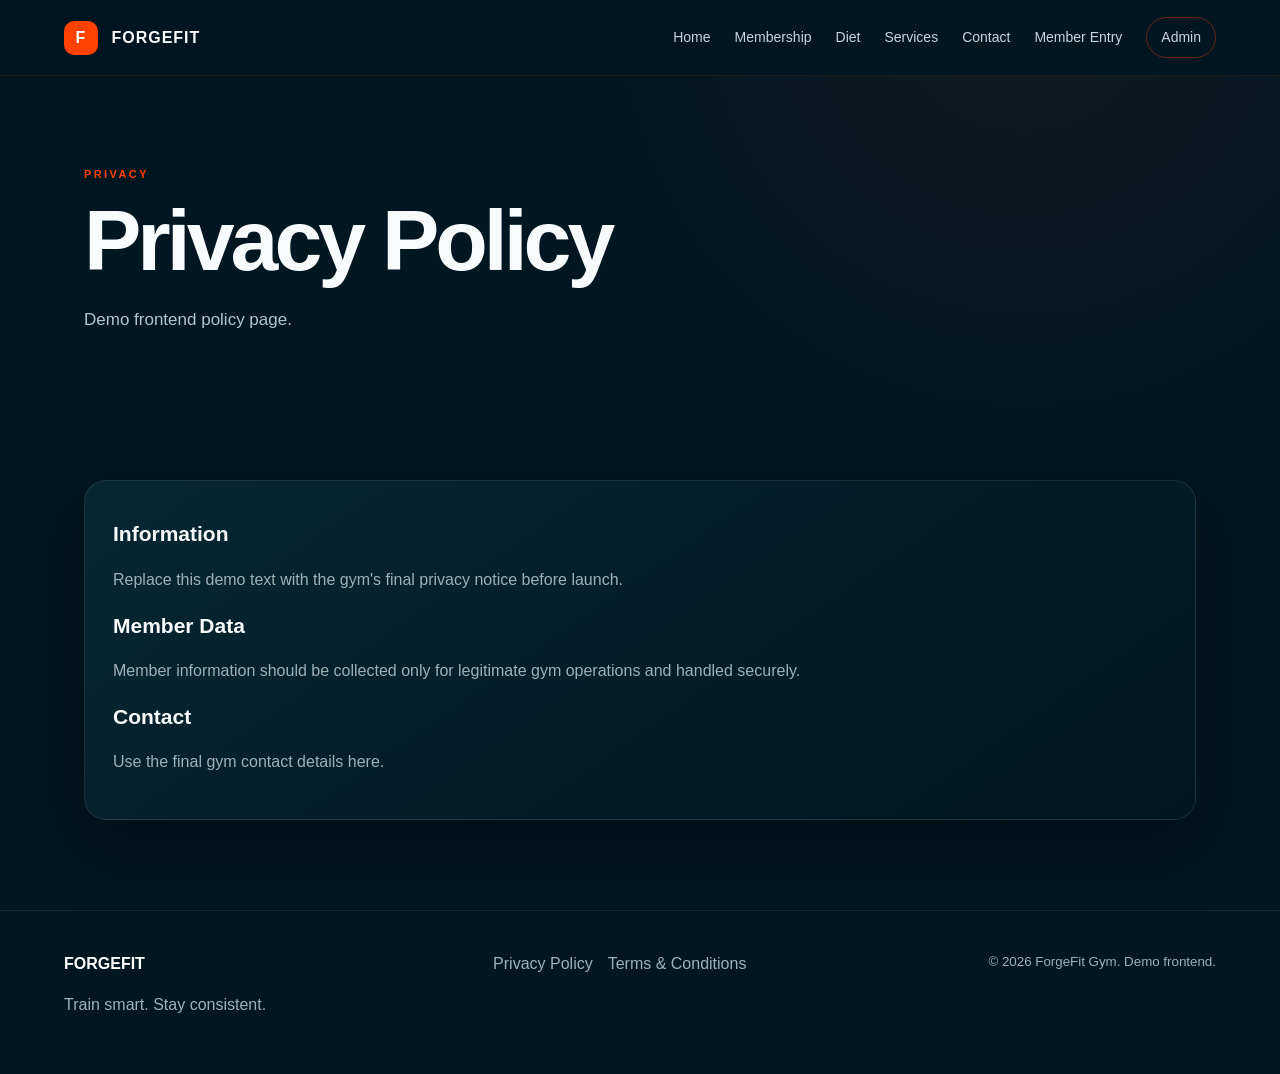
<file: privacy.html>
<!doctype html><html lang="en"><head><meta charset="utf-8"><meta name="viewport" content="width=device-width,initial-scale=1"><title>Privacy Policy | ForgeFit</title><link rel="stylesheet" href="style.css"></head><body><header class="nav"><a class="brand" href="index.html"><span>F</span> FORGEFIT</a><button class="nav-toggle" type="button" aria-label="Open menu" aria-expanded="false">☰</button><nav><a href="index.html">Home</a><a href="index.html#membership">Membership</a><a href="diet.html">Diet</a><a href="services.html">Services</a><a href="index.html#contact">Contact</a><a href="member-entry.html">Member Entry</a><a class="nav-login" href="admin-login.html">Admin</a></nav></header><main><section class="page-hero"><p class="eyebrow">PRIVACY</p><h1>Privacy Policy</h1><p>Demo frontend policy page.</p></section><section class="section"><div class="card"><h3>Information</h3><p>Replace this demo text with the gym's final privacy notice before launch.</p><h3>Member Data</h3><p>Member information should be collected only for legitimate gym operations and handled securely.</p><h3>Contact</h3><p>Use the final gym contact details here.</p></div></section>
</main><footer><div><strong>FORGEFIT</strong><p>Train smart. Stay consistent.</p></div><div><a href="privacy.html">Privacy Policy</a><a href="terms.html">Terms &amp; Conditions</a></div><small>© 2026 ForgeFit Gym. Demo frontend.</small></footer><script src="app.js" defer></script></body></html>
</file>
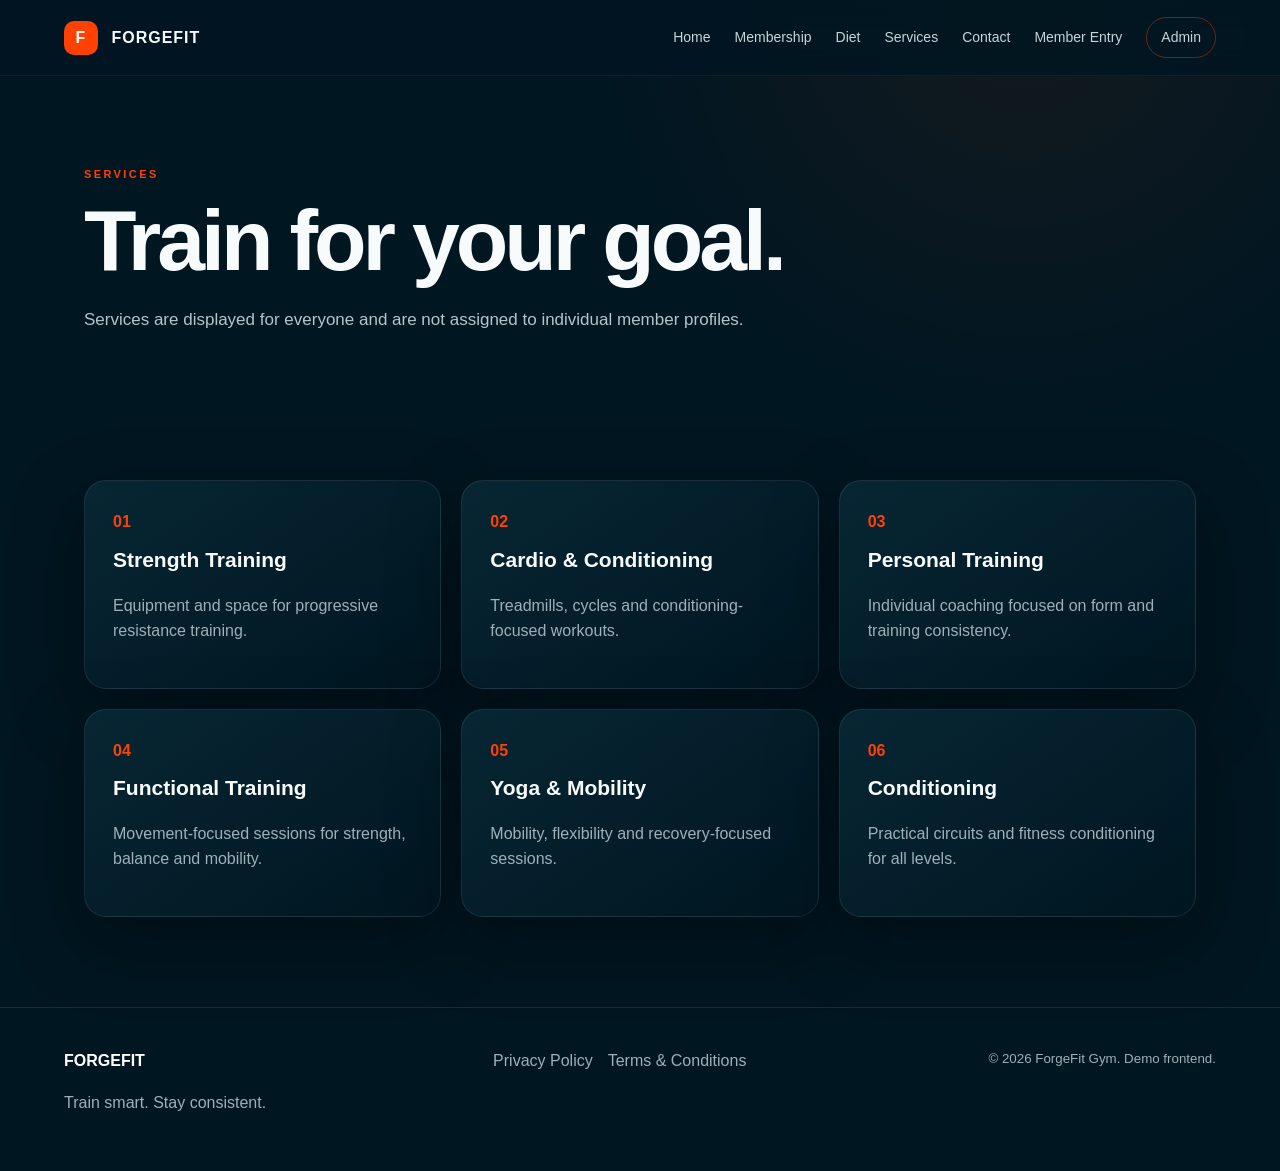
<file: services.html>
<!doctype html><html lang="en"><head><meta charset="utf-8"><meta name="viewport" content="width=device-width,initial-scale=1"><title>Services | ForgeFit</title><link rel="stylesheet" href="style.css"></head><body><header class="nav"><a class="brand" href="index.html"><span>F</span> FORGEFIT</a><button class="nav-toggle" type="button" aria-label="Open menu" aria-expanded="false">☰</button><nav><a href="index.html">Home</a><a href="index.html#membership">Membership</a><a href="diet.html">Diet</a><a href="services.html">Services</a><a href="index.html#contact">Contact</a><a href="member-entry.html">Member Entry</a><a class="nav-login" href="admin-login.html">Admin</a></nav></header><main><section class="page-hero"><p class="eyebrow">SERVICES</p><h1>Train for your goal.</h1><p>Services are displayed for everyone and are not assigned to individual member profiles.</p></section><section class="section"><div class="cards three"><article class="card"><div class="icon">01</div><h3>Strength Training</h3><p>Equipment and space for progressive resistance training.</p></article><article class="card"><div class="icon">02</div><h3>Cardio &amp; Conditioning</h3><p>Treadmills, cycles and conditioning-focused workouts.</p></article><article class="card"><div class="icon">03</div><h3>Personal Training</h3><p>Individual coaching focused on form and training consistency.</p></article><article class="card"><div class="icon">04</div><h3>Functional Training</h3><p>Movement-focused sessions for strength, balance and mobility.</p></article><article class="card"><div class="icon">05</div><h3>Yoga &amp; Mobility</h3><p>Mobility, flexibility and recovery-focused sessions.</p></article><article class="card"><div class="icon">06</div><h3>Conditioning</h3><p>Practical circuits and fitness conditioning for all levels.</p></article></div></section>
</main><footer><div><strong>FORGEFIT</strong><p>Train smart. Stay consistent.</p></div><div><a href="privacy.html">Privacy Policy</a><a href="terms.html">Terms &amp; Conditions</a></div><small>© 2026 ForgeFit Gym. Demo frontend.</small></footer><script src="app.js" defer></script></body></html>
</file>
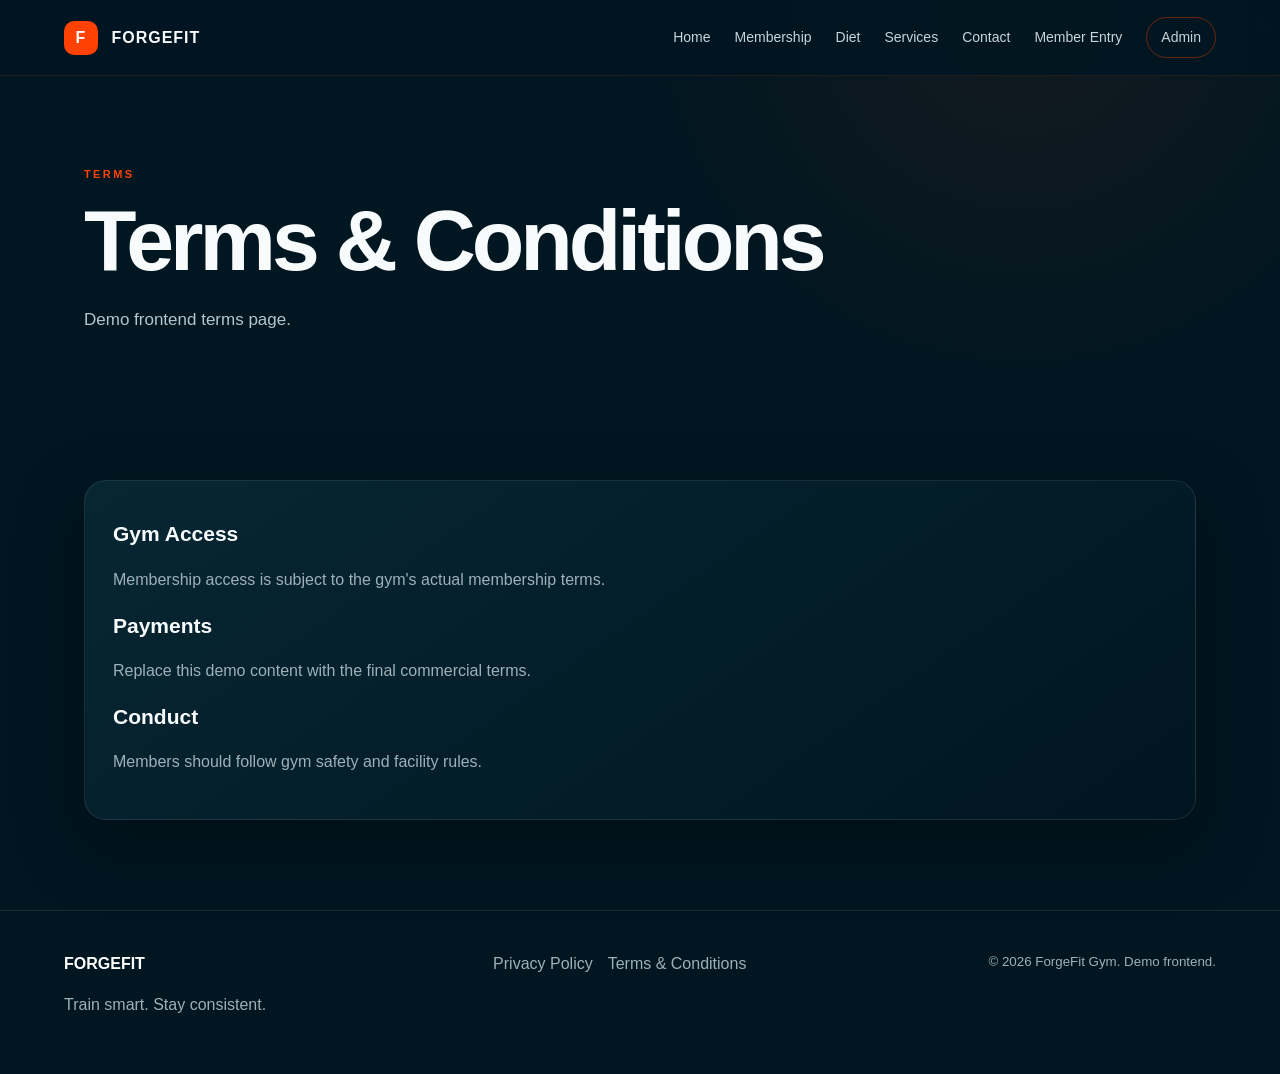
<file: terms.html>
<!doctype html><html lang="en"><head><meta charset="utf-8"><meta name="viewport" content="width=device-width,initial-scale=1"><title>Terms & Conditions | ForgeFit</title><link rel="stylesheet" href="style.css"></head><body><header class="nav"><a class="brand" href="index.html"><span>F</span> FORGEFIT</a><button class="nav-toggle" type="button" aria-label="Open menu" aria-expanded="false">☰</button><nav><a href="index.html">Home</a><a href="index.html#membership">Membership</a><a href="diet.html">Diet</a><a href="services.html">Services</a><a href="index.html#contact">Contact</a><a href="member-entry.html">Member Entry</a><a class="nav-login" href="admin-login.html">Admin</a></nav></header><main><section class="page-hero"><p class="eyebrow">TERMS</p><h1>Terms &amp; Conditions</h1><p>Demo frontend terms page.</p></section><section class="section"><div class="card"><h3>Gym Access</h3><p>Membership access is subject to the gym's actual membership terms.</p><h3>Payments</h3><p>Replace this demo content with the final commercial terms.</p><h3>Conduct</h3><p>Members should follow gym safety and facility rules.</p></div></section>
</main><footer><div><strong>FORGEFIT</strong><p>Train smart. Stay consistent.</p></div><div><a href="privacy.html">Privacy Policy</a><a href="terms.html">Terms &amp; Conditions</a></div><small>© 2026 ForgeFit Gym. Demo frontend.</small></footer><script src="app.js" defer></script></body></html>
</file>
<file: style.css>
:root{--bg:#001621;--surface:#062532;--surface2:#082d3b;--text:#f8fbfc;--muted:#9eb0b8;--accent:#ff4103;--accent2:#ff6330;--line:rgba(255,255,255,.09);--success:#8ff05c;--danger:#ff7777;--shadow:0 25px 70px rgba(0,0,0,.35);--radius:22px;--max:1240px}*{box-sizing:border-box}html{scroll-behavior:smooth}body{margin:0;background:radial-gradient(circle at 80% 0,rgba(255,65,3,.08),transparent 28%),var(--bg);color:var(--text);font-family:Inter,Arial,sans-serif;line-height:1.6}a{color:inherit;text-decoration:none}img{max-width:100%;display:block}.nav{height:76px;display:flex;align-items:center;justify-content:space-between;padding:0 5%;position:sticky;top:0;z-index:50;background:rgba(0,22,33,.88);backdrop-filter:blur(14px);border-bottom:1px solid rgba(255,65,3,.12)}.brand{font-weight:900;letter-spacing:1px}.brand span{display:inline-grid;place-items:center;width:34px;height:34px;margin-right:8px;border-radius:10px;background:var(--accent);color:#fff}.nav nav{display:flex;align-items:center;gap:24px}.nav nav a{font-size:14px;color:#c8d4d9;transition:.2s}.nav nav a:hover,.nav nav a.active{color:var(--accent)}.nav-login{border:1px solid rgba(255,65,3,.4);padding:8px 14px;border-radius:999px}.nav-toggle{display:none;background:none;border:0;color:#fff;font-size:28px}.hero{min-height:680px;max-width:var(--max);margin:auto;padding:90px 5%;display:flex;align-items:center;position:relative;overflow:hidden;background:linear-gradient(90deg,rgba(0,22,33,.97),rgba(0,22,33,.72) 48%,rgba(0,22,33,.35)),url('gym_background.jpg') center/cover;border-radius:0 0 30px 30px}.hero-copy{max-width:720px}.eyebrow{color:var(--accent);font-size:11px;letter-spacing:2.4px;font-weight:900;margin:0 0 10px;text-transform:uppercase}.hero h1,.page-hero h1{font-size:clamp(46px,7vw,86px);line-height:.96;margin:15px 0 25px;letter-spacing:-4px}.hero h1 span{color:var(--accent);text-shadow:0 0 35px rgba(255,65,3,.25)}.hero p:not(.eyebrow),.page-hero p:not(.eyebrow){color:#b5c5cc;font-size:17px;max-width:760px}.actions{display:flex;gap:12px;flex-wrap:wrap;margin:28px 0}.btn{display:inline-flex;align-items:center;justify-content:center;min-height:46px;padding:11px 18px;border-radius:12px;border:1px solid var(--line);cursor:pointer;font-weight:800;transition:.25s}.btn.primary{background:linear-gradient(135deg,var(--accent),#d93600);border-color:var(--accent);color:#fff;box-shadow:0 10px 28px rgba(255,65,3,.2)}.btn.primary:hover{transform:translateY(-2px);box-shadow:0 15px 35px rgba(255,65,3,.3)}.btn.ghost{background:rgba(255,255,255,.035);color:#fff}.btn.ghost:hover{border-color:rgba(255,65,3,.5);color:var(--accent)}.hero-points{display:flex;gap:10px;flex-wrap:wrap}.hero-points span,.mini-list span{padding:8px 12px;border:1px solid var(--line);border-radius:999px;background:rgba(0,22,33,.55);font-size:13px}.stats{max-width:var(--max);margin:auto;padding:22px 5%;display:grid;grid-template-columns:repeat(4,1fr);gap:14px}.stats>div{padding:22px;border:1px solid var(--line);border-radius:18px;background:rgba(255,255,255,.025)}.stats b{display:block;font-size:30px;color:var(--accent)}.stats span{color:var(--muted);font-size:13px}.section{max-width:var(--max);margin:auto;padding:90px 5%}.section-head{max-width:760px;margin-bottom:35px}.section h2{font-size:clamp(30px,4vw,52px);line-height:1.05;letter-spacing:-2px}.muted{color:var(--muted)}.split{display:grid;grid-template-columns:1fr 1fr;gap:55px;align-items:center}.mini-list{display:grid;grid-template-columns:1fr 1fr;gap:12px;margin-top:24px}.mini-list span{border-radius:14px;color:#d6e0e4}.visual-card{min-height:420px;border:1px solid rgba(255,65,3,.18);border-radius:30px;overflow:hidden;background:#082532;box-shadow:var(--shadow)}.visual-card img{width:100%;height:420px;object-fit:cover;opacity:.75}.cards{display:grid;gap:20px}.cards.three{grid-template-columns:repeat(3,1fr)}.card{background:linear-gradient(145deg,rgba(7,39,52,.98),rgba(0,22,33,.98));border:1px solid var(--line);border-radius:var(--radius);padding:28px;box-shadow:var(--shadow);transition:.28s}.card:hover{transform:translateY(-6px);border-color:rgba(255,65,3,.38)}.card h3{margin:8px 0;font-size:21px}.card p,.card li{color:var(--muted)}.icon{color:var(--accent);font-weight:900}.price strong{font-size:40px;color:#fff}.price ul{padding-left:20px}.featured{border-color:rgba(255,65,3,.55);box-shadow:0 25px 70px rgba(255,65,3,.08)}.notice,.success,.error{margin-top:20px;padding:14px 16px;border-radius:14px;border:1px solid}.notice{border-color:rgba(255,65,3,.3);background:rgba(255,65,3,.06);color:#ffc1ae}.success{border-color:rgba(143,240,92,.3);background:rgba(143,240,92,.06);color:#c8ffb3}.error{border-color:rgba(255,119,119,.3);background:rgba(255,119,119,.06);color:#ffaaa0}.cta{max-width:var(--max);margin:0 auto 90px;padding:50px 5%;border:1px solid rgba(255,65,3,.22);border-radius:28px;background:linear-gradient(120deg,rgba(255,65,3,.12),#052532 48%,#001621);display:flex;justify-content:space-between;align-items:center;gap:25px}.cta h2{margin:0;font-size:40px}.page-hero{max-width:var(--max);margin:auto;padding:90px 5% 40px}.contact-grid{display:grid;grid-template-columns:repeat(3,1fr);gap:18px}.contact-card strong{display:block;color:var(--accent);margin-bottom:8px}.entry-shell{max-width:800px;margin:auto}.entry-step{display:flex;gap:15px;align-items:center;margin-bottom:20px}.step-number{width:38px;height:38px;display:grid;place-items:center;border-radius:50%;background:var(--accent);font-weight:900}.entry-confirm-step{margin-top:35px}label{display:block;color:#dce6ea;font-weight:700}input,select,textarea{width:100%;padding:13px 15px;margin-top:7px;background:#062532;color:#fff;border:1px solid rgba(255,255,255,.12);border-radius:12px;outline:0;transition:.25s}input::placeholder,textarea::placeholder{color:#78909a}input:focus,select:focus,textarea:focus{background:#082d3b;border-color:var(--accent);box-shadow:0 0 0 3px rgba(255,65,3,.12)}.entry-form,.search{display:flex;gap:12px;align-items:end;flex-wrap:wrap;margin:25px 0}.member-results{display:grid;gap:10px;margin-top:15px}.member-option{width:100%;display:flex;align-items:center;gap:12px;text-align:left;padding:13px;border:1px solid var(--line);border-radius:14px;background:#052532;color:#fff;cursor:pointer}.member-option:hover,.member-option.selected{border-color:var(--accent);background:rgba(255,65,3,.08)}.member-avatar{width:38px;height:38px;display:grid;place-items:center;border-radius:50%;background:var(--accent);font-weight:900}.member-option small{display:block;color:var(--muted)}.select-arrow{margin-left:auto;color:var(--accent)}.empty{padding:18px;color:var(--muted);text-align:center}.selected-member{padding:15px;border:1px dashed rgba(255,65,3,.35);border-radius:14px;margin:15px 0}.selected-member span{display:block;color:var(--muted);font-size:13px}.diet-grid{display:grid;grid-template-columns:repeat(3,1fr);gap:20px}.service-img{height:190px;border-radius:16px;overflow:hidden;margin-bottom:20px;background:#082532}.service-img img{width:100%;height:100%;object-fit:cover}.modal{position:fixed;inset:0;display:none;place-items:center;background:rgba(0,0,0,.7);z-index:100;padding:20px}.modal.open{display:grid}.modal-box{width:min(500px,100%);background:#062532;border:1px solid rgba(255,65,3,.35);border-radius:22px;padding:28px}.modal-close{float:right;background:none;border:0;color:#fff;font-size:24px;cursor:pointer}footer{border-top:1px solid var(--line);padding:40px 5%;display:flex;justify-content:space-between;gap:25px;flex-wrap:wrap;color:var(--muted)}footer strong{color:#fff}footer a{margin-right:15px}table{width:100%;border-collapse:collapse;min-width:720px}th,td{text-align:left;padding:14px;border-bottom:1px solid var(--line);white-space:nowrap}th{color:var(--muted)}td{color:#f8fbfc}.table-wrap{overflow:auto;background:rgba(4,30,42,.96);border:1px solid var(--line);border-radius:20px;padding:20px}.status-active{color:var(--success);font-weight:800}.fee-pending{color:#ff9d75;font-weight:800}.fee-paid{color:var(--success);font-weight:800}@media(max-width:900px){.nav-toggle{display:block}.nav nav{display:none;position:absolute;top:76px;left:0;right:0;padding:20px 5%;background:#001621;border-bottom:1px solid var(--line);flex-direction:column;align-items:flex-start}.nav nav.open{display:flex}.stats{grid-template-columns:1fr 1fr}.split,.cards.three,.contact-grid,.diet-grid{grid-template-columns:1fr}.hero{min-height:600px}.cta{flex-direction:column;align-items:flex-start}}@media(max-width:600px){.hero{padding:70px 5%}.hero h1,.page-hero h1{letter-spacing:-2px}.stats{grid-template-columns:1fr}.section{padding:65px 5%}.page-hero{padding-top:65px}.mini-list{grid-template-columns:1fr}.cta h2{font-size:32px}footer{flex-direction:column}}
</file>
<file: admin.css>
.admin-page main{min-height:calc(100vh - 170px)}.admin-head{max-width:1240px;margin:auto;padding:65px 5% 25px;display:flex;justify-content:space-between;align-items:center;gap:20px}.admin-head h1{margin:0;font-size:clamp(34px,5vw,52px);letter-spacing:-2px}.admin-section{padding-top:25px}.admin-grid{display:grid;grid-template-columns:repeat(3,1fr);gap:18px}.metric{padding:25px;border-radius:20px;background:linear-gradient(145deg,#062532,#001621);border:1px solid var(--line);box-shadow:var(--shadow);transition:.25s}.metric:hover{transform:translateY(-4px);border-color:rgba(255,65,3,.45)}.metric span{display:block;color:var(--muted);font-size:13px}.metric b{display:block;font-size:30px;margin-top:5px}.admin-actions,.search,.entry-form{display:flex;gap:12px;align-items:end;margin:25px 0;flex-wrap:wrap}.search label,.entry-form label{min-width:240px;flex:1}.table-wrap h2{margin-top:0}.admin-form{max-width:900px}.admin-form-grid{display:grid;grid-template-columns:1fr 1fr;gap:16px}.admin-form-grid .full{grid-column:1/-1}.admin-note{color:var(--muted);font-size:13px;margin-top:5px}@media(max-width:900px){.admin-grid{grid-template-columns:1fr}.admin-head{flex-direction:column;align-items:flex-start}.admin-form-grid{grid-template-columns:1fr}.admin-form-grid .full{grid-column:auto}}
</file>
